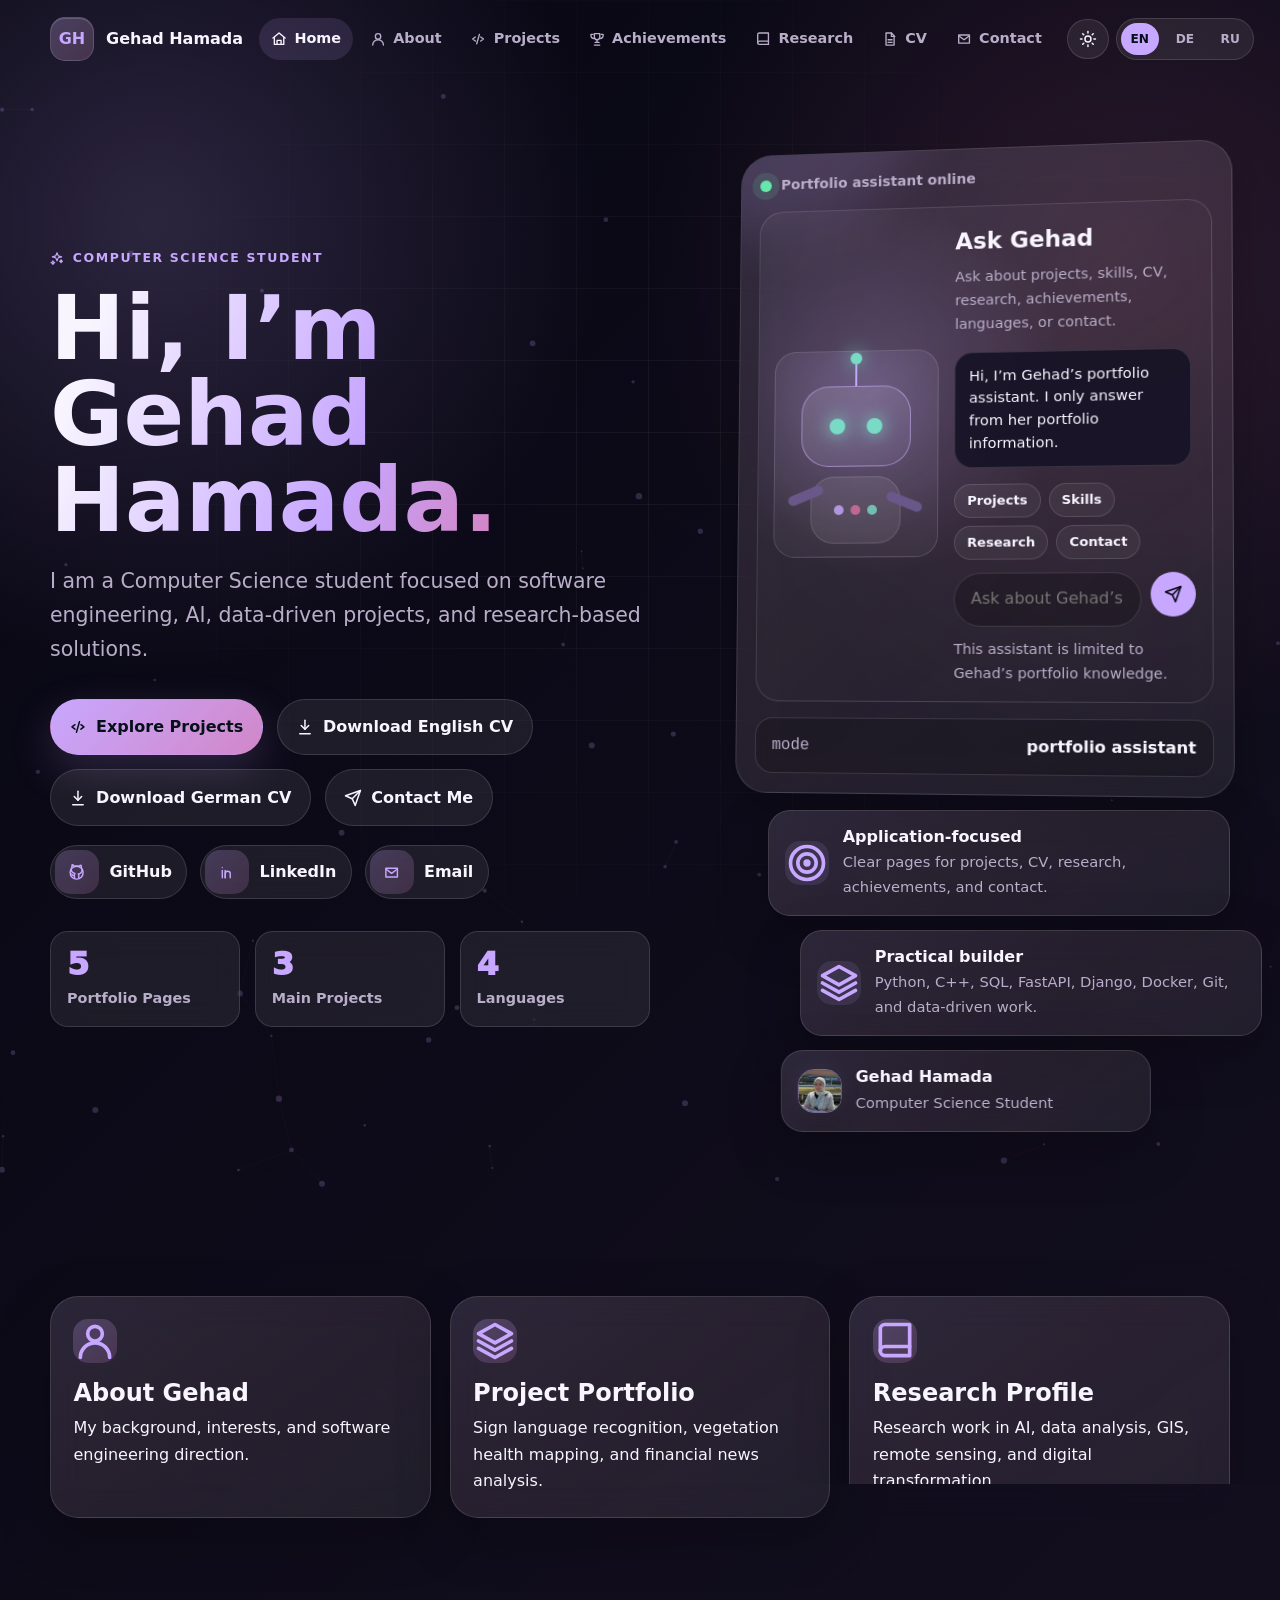
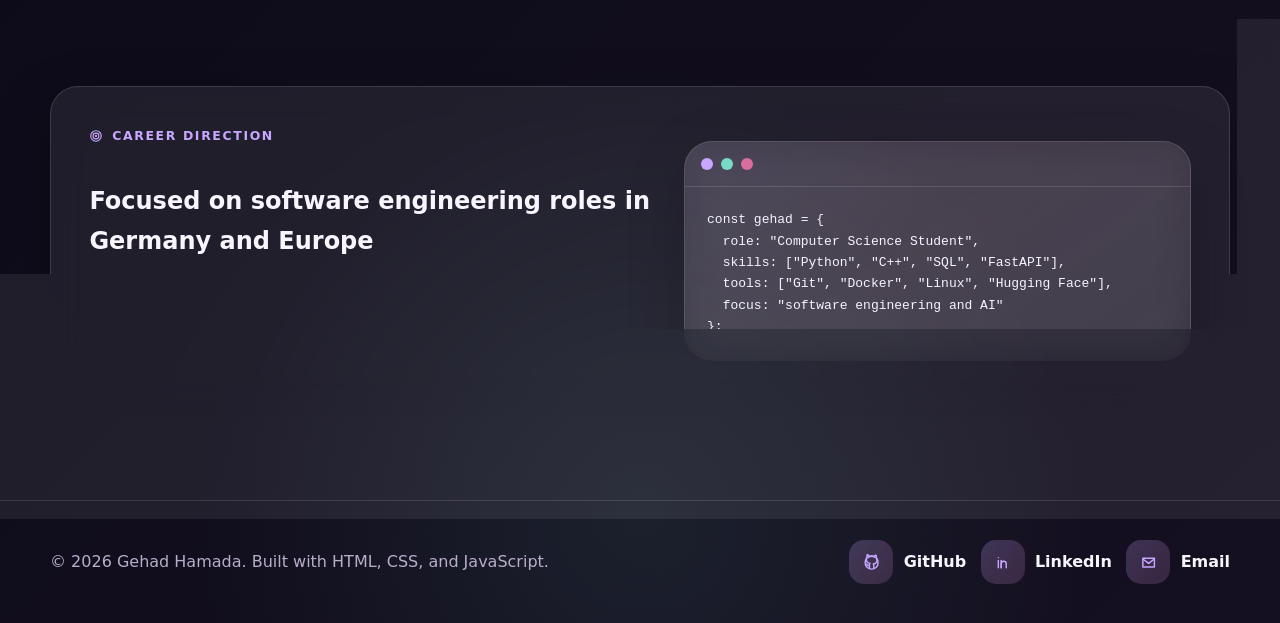
<file: index.html>
<!DOCTYPE html>
<html lang="en">
  <head>
    <meta charset="UTF-8" />
    <meta name="viewport" content="width=device-width, initial-scale=1.0" />
    <meta
      name="description"
      content="Gehad Hamada - Computer Science student portfolio focused on software engineering, AI, data, and research projects."
    />
    <title>Gehad Hamada | Portfolio</title>
    <link rel="stylesheet" href="style.css" />
  </head>

  <body data-theme="dark" data-page="home">
    <div class="preloader" id="preloader">
      <span class="icon preloader__icon" data-icon="sparkles" aria-hidden="true"></span>
      <p data-i18n="loading">Loading portfolio...</p>
    </div>

    <div class="scroll-progress" id="scrollProgress" aria-hidden="true"></div>

    <header class="site-header" id="siteHeader">
      <nav class="navbar" aria-label="Primary navigation">
        <a class="brand" href="index.html" aria-label="Gehad Hamada home">
          <span class="brand__logo">GH</span>
          <span class="brand__name">Gehad Hamada</span>
        </a>

        <button class="nav-toggle pressable" id="navToggle" type="button" aria-label="Open menu" aria-expanded="false">
          <span></span>
          <span></span>
          <span></span>
        </button>

        <div class="nav-panel" id="navPanel">
          <a class="nav-link" href="index.html" data-nav="home">
            <span class="icon" data-icon="home" aria-hidden="true"></span>
            <span data-i18n="navHome">Home</span>
          </a>

          <a class="nav-link" href="about.html" data-nav="about">
            <span class="icon" data-icon="user" aria-hidden="true"></span>
            <span data-i18n="navAbout">About</span>
          </a>

          <a class="nav-link" href="projects.html" data-nav="projects">
            <span class="icon" data-icon="code" aria-hidden="true"></span>
            <span data-i18n="navProjects">Projects</span>
          </a>

          <a class="nav-link" href="achievements.html" data-nav="achievements">
            <span class="icon" data-icon="trophy" aria-hidden="true"></span>
            <span data-i18n="navAchievements">Achievements</span>
          </a>

          <a class="nav-link" href="research.html" data-nav="research">
            <span class="icon" data-icon="book" aria-hidden="true"></span>
            <span data-i18n="navResearch">Research</span>
          </a>

          <a class="nav-link" href="cv.html" data-nav="cv">
            <span class="icon" data-icon="file" aria-hidden="true"></span>
            <span data-i18n="navCv">CV</span>
          </a>

          <a class="nav-link" href="contact.html" data-nav="contact">
            <span class="icon" data-icon="mail" aria-hidden="true"></span>
            <span data-i18n="navContact">Contact</span>
          </a>

          <div class="nav-tools">
            <button class="tool-btn pressable" id="themeToggle" type="button" aria-label="Toggle theme">
              <span class="icon" data-icon="moon" aria-hidden="true"></span>
            </button>

            <div class="language-switcher" aria-label="Language selector">
              <button class="lang-btn pressable is-active" type="button" data-lang="en">EN</button>
              <button class="lang-btn pressable" type="button" data-lang="de">DE</button>
              <button class="lang-btn pressable" type="button" data-lang="ru">RU</button>
            </div>
          </div>
        </div>
      </nav>
    </header>

    <main>
      <section class="hero page-shell">
        <canvas class="hero-canvas" id="heroCanvas" aria-hidden="true"></canvas>

        <div class="container hero-grid">
          <div class="hero-copy">
            <p class="eyebrow reveal-on-load">
              <span class="icon" data-icon="sparkles" aria-hidden="true"></span>
              <span data-i18n="homeEyebrow">Computer Science Student</span>
            </p>

            <h1 class="hero-title reveal-on-load" data-i18n="homeTitle">Hi, I’m Gehad Hamada.</h1>

            <p class="hero-lead reveal-on-load" data-i18n="homeLead">
              I am a Computer Science student focused on software engineering, AI, data-driven projects,
              and research-based solutions.
            </p>

            <div class="hero-actions reveal-on-load">
              <a class="btn btn-primary pressable" href="projects.html">
                <span class="icon" data-icon="code" aria-hidden="true"></span>
                <span data-i18n="btnExploreProjects">Explore Projects</span>
              </a>

              <a class="btn btn-soft pressable" href="assets/cv/cv-EN.pdf" download>
                <span class="icon" data-icon="download" aria-hidden="true"></span>
                <span data-i18n="downloadEnglishCv">English CV</span>
              </a>

              <a class="btn btn-soft pressable" href="assets/cv/GEHAD_HAMADA_FlowCV_Resume_2026-05-06-2.pdf" download>
                <span class="icon" data-icon="download" aria-hidden="true"></span>
                <span data-i18n="downloadGermanCv">German CV</span>
              </a>

              <a class="btn btn-ghost pressable" href="contact.html">
                <span class="icon" data-icon="send" aria-hidden="true"></span>
                <span data-i18n="btnContact">Contact Me</span>
              </a>
            </div>

            <div class="hero-socials reveal-on-load" aria-label="Social links">
              <a class="app-link social-pill" href="https://github.com/Bssmmn" target="_blank" rel="noreferrer" aria-label="GitHub">
                <span class="app-icon"><span class="icon" data-icon="github" aria-hidden="true"></span></span>
                <span>GitHub</span>
              </a>

              <a class="app-link social-pill" href="https://www.linkedin.com/in/gehad-hamada-cs/" target="_blank" rel="noreferrer" aria-label="LinkedIn">
                <span class="app-icon"><span class="icon" data-icon="linkedin" aria-hidden="true"></span></span>
                <span>LinkedIn</span>
              </a>

              <a class="app-link social-pill" href="mailto:ghamada@hof-university.de" aria-label="Email">
                <span class="app-icon"><span class="icon" data-icon="mail" aria-hidden="true"></span></span>
                <span>Email</span>
              </a>
            </div>

            <div class="hero-stats reveal-on-load" aria-label="Portfolio highlights">
              <article>
                <span class="counter" data-count="6">0</span>
                <p data-i18n="statPages">Portfolio Pages</p>
              </article>

              <article>
                <span class="counter" data-count="3">0</span>
                <p data-i18n="statMainProjects">Main Projects</p>
              </article>

              <article>
                <span class="counter" data-count="4">0</span>
                <p data-i18n="statLanguages">Languages</p>
              </article>
            </div>
          </div>

          <div class="hero-showcase reveal-on-load" aria-label="Interactive developer showcase">
            <article class="robot-console" id="robotConsole" aria-label="Ask Gehad portfolio assistant">
              <div class="console-topline">
                <span class="pulse-dot" aria-hidden="true"></span>
                <span data-i18n="robotStatus">Portfolio assistant online</span>
              </div>

              <div class="robot-stage">
                <button class="robot-button pressable" id="robotButton" type="button" aria-label="Focus chat input">
                  <span class="robot" aria-hidden="true">
                    <span class="robot-antenna"></span>
                    <span class="robot-head">
                      <span class="robot-eye"></span>
                      <span class="robot-eye"></span>
                    </span>
                    <span class="robot-body">
                      <span></span>
                      <span></span>
                      <span></span>
                    </span>
                    <span class="robot-arm robot-arm-left"></span>
                    <span class="robot-arm robot-arm-right"></span>
                  </span>
                </button>

                <div class="assistant-panel">
                  <div class="assistant-heading">
                    <h2 data-i18n="assistantTitle">Ask Gehad</h2>
                    <p data-i18n="assistantIntro">Ask about projects, skills, CV, research, achievements, languages, or contact.</p>
                  </div>

                  <div class="chat-messages" id="chatMessages" aria-live="polite">
                    <div class="chat-message bot-message" data-i18n="assistantWelcome">
                      Hi, I’m Gehad’s portfolio assistant. I only answer from her portfolio information.
                    </div>
                  </div>

                  <div class="quick-prompts" aria-label="Suggested questions">
                    <button class="quick-prompt pressable" type="button" data-question-key="quickQuestionProjects" data-i18n="quickProjects">Projects</button>
                    <button class="quick-prompt pressable" type="button" data-question-key="quickQuestionSkills" data-i18n="quickSkills">Skills</button>
                    <button class="quick-prompt pressable" type="button" data-question-key="quickQuestionResearch" data-i18n="quickResearch">Research</button>
                    <button class="quick-prompt pressable" type="button" data-question-key="quickQuestionContact" data-i18n="quickContact">Contact</button>
                  </div>

                  <form class="chat-form" id="chatForm">
                    <label class="sr-only" for="chatInput" data-i18n="chatInputLabel">Ask a portfolio question</label>
                    <input
                      id="chatInput"
                      name="message"
                      type="text"
                      maxlength="500"
                      autocomplete="off"
                      placeholder="Ask about Gehad’s projects or skills..."
                      data-i18n-placeholder="chatPlaceholder"
                    />
                    <button class="chat-submit pressable" type="submit" aria-label="Send chat message">
                      <span class="icon" data-icon="send" aria-hidden="true"></span>
                    </button>
                  </form>

                  <p class="assistant-note" data-i18n="assistantNote">This assistant is limited to Gehad’s portfolio knowledge.</p>
                </div>
              </div>

              <div class="console-code">
                <span>mode</span>
                <strong data-i18n="robotCode">portfolio assistant</strong>
              </div>
            </article>

            <div class="showcase-stack">
              <article class="signal-card">
                <span class="icon" data-icon="target" aria-hidden="true"></span>
                <div>
                  <strong data-i18n="signalOneTitle">Application-focused</strong>
                  <p data-i18n="signalOneText">Clear pages for projects, CV, research, achievements, and contact.</p>
                </div>
              </article>

              <article class="signal-card">
                <span class="icon" data-icon="layers" aria-hidden="true"></span>
                <div>
                  <strong data-i18n="signalTwoTitle">Practical builder</strong>
                  <p data-i18n="signalTwoText">Python, C++, SQL, FastAPI, Django, Docker, Git, and data-driven work.</p>
                </div>
              </article>

              <article class="profile-mini-card">
                <img src="assets/images/gehad-profile.jpg" alt="Gehad Hamada" />
                <div>
                  <strong>Gehad Hamada</strong>
                  <p data-i18n="profileMiniText">Computer Science Student</p>
                </div>
              </article>
            </div>
          </div>
        </div>
      </section>

      <section class="section reveal">
        <div class="container feature-strip">
          <a class="feature-card" href="about.html">
            <span class="icon" data-icon="user" aria-hidden="true"></span>
            <h2 data-i18n="homeAboutCard">About Gehad</h2>
            <p data-i18n="homeAboutText">My background, interests, and software engineering direction.</p>
          </a>

          <a class="feature-card" href="projects.html">
            <span class="icon" data-icon="layers" aria-hidden="true"></span>
            <h2 data-i18n="homeProjectsCard">Project Portfolio</h2>
            <p data-i18n="homeProjectsText">Sign language recognition, vegetation health mapping, and financial news analysis.</p>
          </a>

          <a class="feature-card" href="research.html">
            <span class="icon" data-icon="book" aria-hidden="true"></span>
            <h2 data-i18n="homeResearchCard">Research Profile</h2>
            <p data-i18n="homeResearchText">Research work in AI, data analysis, GIS, remote sensing, and digital transformation.</p>
          </a>
        </div>
      </section>

      <section class="section reveal">
        <div class="container split-panel">
          <div>
            <p class="eyebrow">
              <span class="icon" data-icon="target" aria-hidden="true"></span>
              <span data-i18n="homeDirectionEyebrow">Career Direction</span>
            </p>

            <h2 data-i18n="homeDirectionTitle">Focused on software engineering roles in Germany and Europe</h2>

            <p data-i18n="homeDirectionText">
              This portfolio presents my real CV, projects, achievements, and research background in a clean structure
              for internships, working student roles, and junior software engineering opportunities.
            </p>
          </div>

          <div class="mini-terminal" aria-label="Animated code preview">
            <div class="terminal-dots" aria-hidden="true"><span></span><span></span><span></span></div>
            <pre><code>const gehad = {
  role: "Computer Science Student",
  skills: ["Python", "C++", "SQL", "FastAPI"],
  tools: ["Git", "Docker", "Linux", "Hugging Face"],
  focus: "software engineering and AI"
};</code></pre>
          </div>
        </div>
      </section>
    </main>

    <footer class="footer">
      <div class="container footer-grid">
        <p data-i18n="footerText">© 2026 Gehad Hamada. Built with HTML, CSS, and JavaScript.</p>

        <div class="footer-links">
          <a class="app-link" href="https://github.com/Bssmmn" target="_blank" rel="noreferrer">
            <span class="app-icon"><span class="icon" data-icon="github" aria-hidden="true"></span></span>
            GitHub
          </a>

          <a class="app-link" href="https://www.linkedin.com/in/gehad-hamada-cs/" target="_blank" rel="noreferrer">
            <span class="app-icon"><span class="icon" data-icon="linkedin" aria-hidden="true"></span></span>
            LinkedIn
          </a>

          <a class="app-link" href="mailto:ghamada@hof-university.de">
            <span class="app-icon"><span class="icon" data-icon="mail" aria-hidden="true"></span></span>
            Email
          </a>
        </div>
      </div>
    </footer>

    <button class="back-to-top pressable" id="backToTop" type="button" aria-label="Back to top">
      <span class="icon" data-icon="arrowUp" aria-hidden="true"></span>
    </button>

    <script src="script.js"></script>
  </body>
</html>
</file>
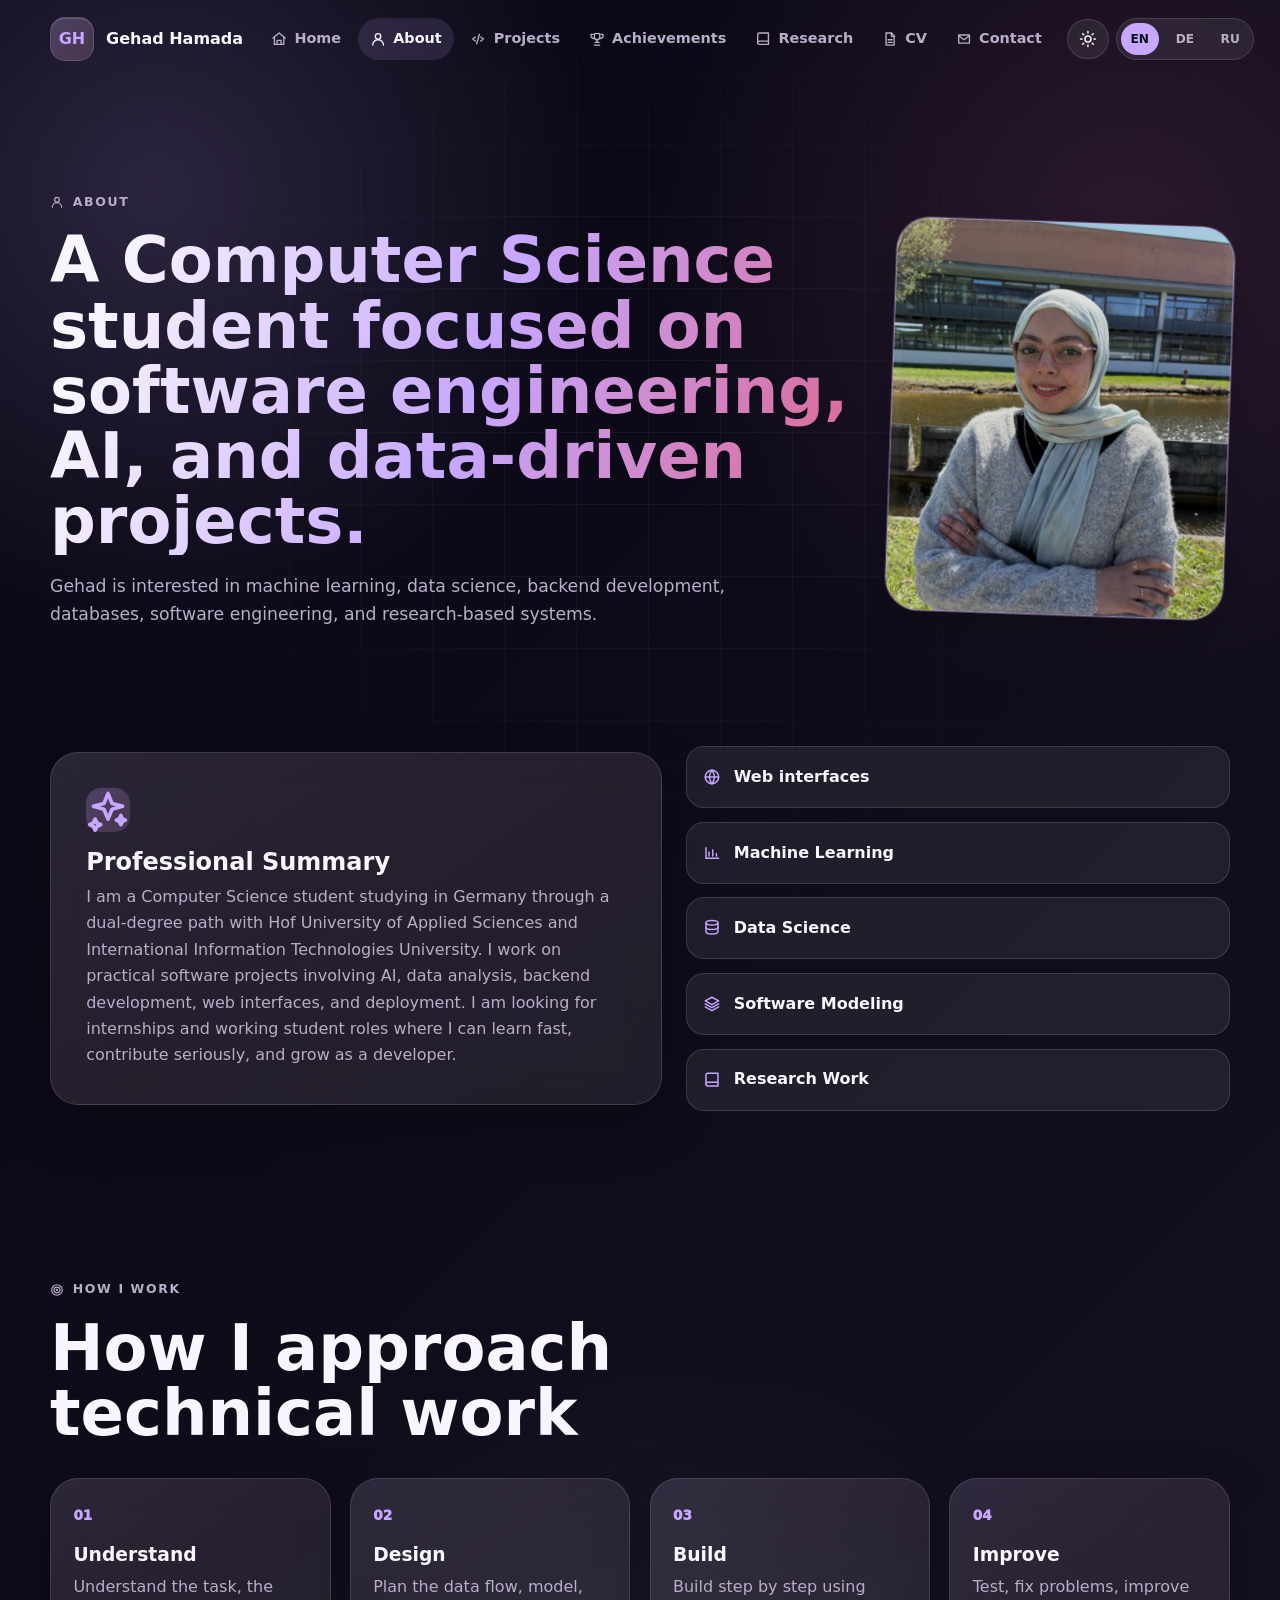
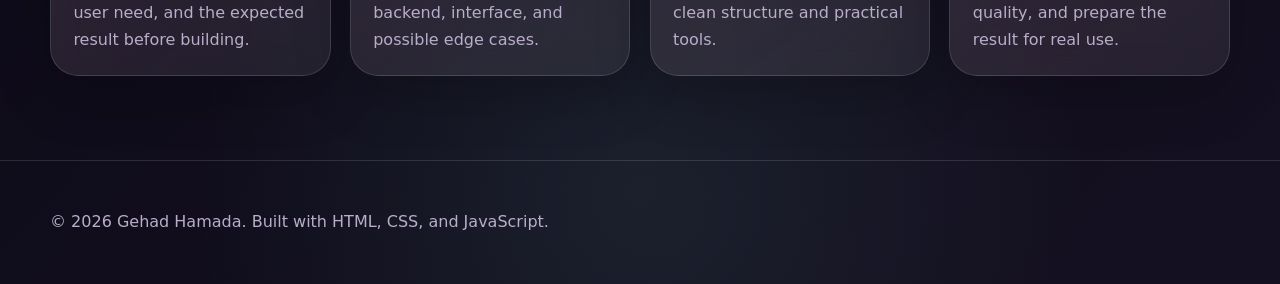
<file: about.html>
<!DOCTYPE html>
<html lang="en">
  <head>
    <meta charset="UTF-8" />
    <meta name="viewport" content="width=device-width, initial-scale=1.0" />
    <meta name="description" content="About Gehad Hamada, Software Engineering student." />
    <title>About | Gehad Hamada</title>
    <link rel="stylesheet" href="style.css" />
  </head>

  <body data-theme="dark" data-page="about">
    <div class="scroll-progress" id="scrollProgress" aria-hidden="true"></div>

    <header class="site-header" id="siteHeader">
      <nav class="navbar" aria-label="Primary navigation">
        <a class="brand" href="index.html">
          <span class="brand__logo">GH</span>
          <span class="brand__name">Gehad Hamada</span>
        </a>

        <button class="nav-toggle pressable" id="navToggle" type="button" aria-label="Open menu" aria-expanded="false">
          <span></span><span></span><span></span>
        </button>

        <div class="nav-panel" id="navPanel">
          <a class="nav-link" href="index.html" data-nav="home">
            <span class="icon" data-icon="home"></span><span data-i18n="navHome">Home</span>
          </a>
          <a class="nav-link" href="about.html" data-nav="about">
            <span class="icon" data-icon="user"></span><span data-i18n="navAbout">About</span>
          </a>
          <a class="nav-link" href="projects.html" data-nav="projects">
            <span class="icon" data-icon="code"></span><span data-i18n="navProjects">Projects</span>
          </a>
          <a class="nav-link" href="achievements.html" data-nav="achievements">
            <span class="icon" data-icon="trophy"></span><span data-i18n="navAchievements">Achievements</span>
          </a>
          <a class="nav-link" href="research.html" data-nav="research">
            <span class="icon" data-icon="book"></span><span data-i18n="navResearch">Research</span>
          </a>
          <a class="nav-link" href="cv.html" data-nav="cv">
            <span class="icon" data-icon="file"></span><span data-i18n="navCv">CV</span>
          </a>
          <a class="nav-link" href="contact.html" data-nav="contact">
            <span class="icon" data-icon="mail"></span><span data-i18n="navContact">Contact</span>
          </a>

          <div class="nav-tools">
            <button class="tool-btn pressable" id="themeToggle" type="button" aria-label="Toggle theme">
              <span class="icon" data-icon="moon"></span>
            </button>

            <div class="language-switcher">
              <button class="lang-btn pressable is-active" type="button" data-lang="en">EN</button>
              <button class="lang-btn pressable" type="button" data-lang="de">DE</button>
              <button class="lang-btn pressable" type="button" data-lang="ru">RU</button>
            </div>
          </div>
        </div>
      </nav>
    </header>

    <main class="page-shell">
      <section class="page-hero compact reveal-on-load">
        <div class="container page-hero-grid">
          <div>
            <p class="eyebrow">
              <span class="icon" data-icon="user"></span>
              <span data-i18n="aboutEyebrow">About</span>
            </p>

            <h1 data-i18n="aboutTitleReal">A software engineering student who likes turning ideas into useful interfaces.</h1>

            <p data-i18n="aboutLeadReal">
              Gehad is interested in machine learning, data science, databases, software modeling,
              educational tools, and research-based systems.
            </p>
          </div>

          <div class="page-photo-card">
            <img src="assets/images/gehad-profile.jpg" alt="Gehad Hamada" />
          </div>
        </div>
      </section>

      <section class="section reveal">
        <div class="container story-grid">
          <article class="glass-card large-card">
            <span class="icon card-icon" data-icon="sparkles"></span>

            <h2 data-i18n="aboutStoryTitle">Professional Summary</h2>

            <p data-i18n="aboutStoryTextReal">
              I am a 6th-semester Computer Science student in Germany, interested in software engineering,
              machine learning, data science, databases, and research-based projects. I enjoy working on
              practical solutions, analyzing data, building clean systems, and improving my technical skills
              through real projects. I am looking for an internship where I can learn fast, contribute seriously,
              and grow as a developer.
            </p>
          </article>

          <aside class="focus-list">
            <article><span class="icon" data-icon="globe"></span><strong data-i18n="focusWeb">Web interfaces</strong></article>
            <article><span class="icon" data-icon="chart"></span><strong data-i18n="focusMl">Machine Learning</strong></article>
            <article><span class="icon" data-icon="database"></span><strong data-i18n="focusDataScience">Data Science</strong></article>
            <article><span class="icon" data-icon="layers"></span><strong data-i18n="focusModeling">Software Modeling</strong></article>
            <article><span class="icon" data-icon="book"></span><strong data-i18n="focusResearchWork">Research Work</strong></article>
          </aside>
        </div>
      </section>

      <section class="section reveal">
        <div class="container">
          <div class="section-heading">
            <p class="eyebrow">
              <span class="icon" data-icon="target"></span>
              <span data-i18n="processEyebrow">How I Work</span>
            </p>
            <h2 data-i18n="processTitleReal">A simple process for building better software</h2>
          </div>

          <div class="process-grid">
            <article class="process-card">
              <span>01</span>
              <h3 data-i18n="processOneTitle">Understand</h3>
              <p data-i18n="processOneTextReal">Clarify the goal, users, constraints, and expected result.</p>
            </article>

            <article class="process-card">
              <span>02</span>
              <h3 data-i18n="processTwoTitle">Design</h3>
              <p data-i18n="processTwoTextReal">Plan the structure, data flow, interface, and possible edge cases.</p>
            </article>

            <article class="process-card">
              <span>03</span>
              <h3 data-i18n="processThreeTitle">Build</h3>
              <p data-i18n="processThreeTextReal">Implement the solution step by step with clean and readable code.</p>
            </article>

            <article class="process-card">
              <span>04</span>
              <h3 data-i18n="processFourTitle">Improve</h3>
              <p data-i18n="processFourTextReal">Test, fix problems, and make the final result clearer and smoother.</p>
            </article>
          </div>
        </div>
      </section>
    </main>

    <footer class="footer">
      <div class="container footer-grid">
        <p data-i18n="footerText">© 2026 Gehad Hamada. Built with HTML, CSS, and JavaScript.</p>
      </div>
    </footer>

    <button class="back-to-top pressable" id="backToTop" type="button" aria-label="Back to top">
      <span class="icon" data-icon="arrowUp"></span>
    </button>

    <script src="script.js"></script>
  </body>
</html>
</file>
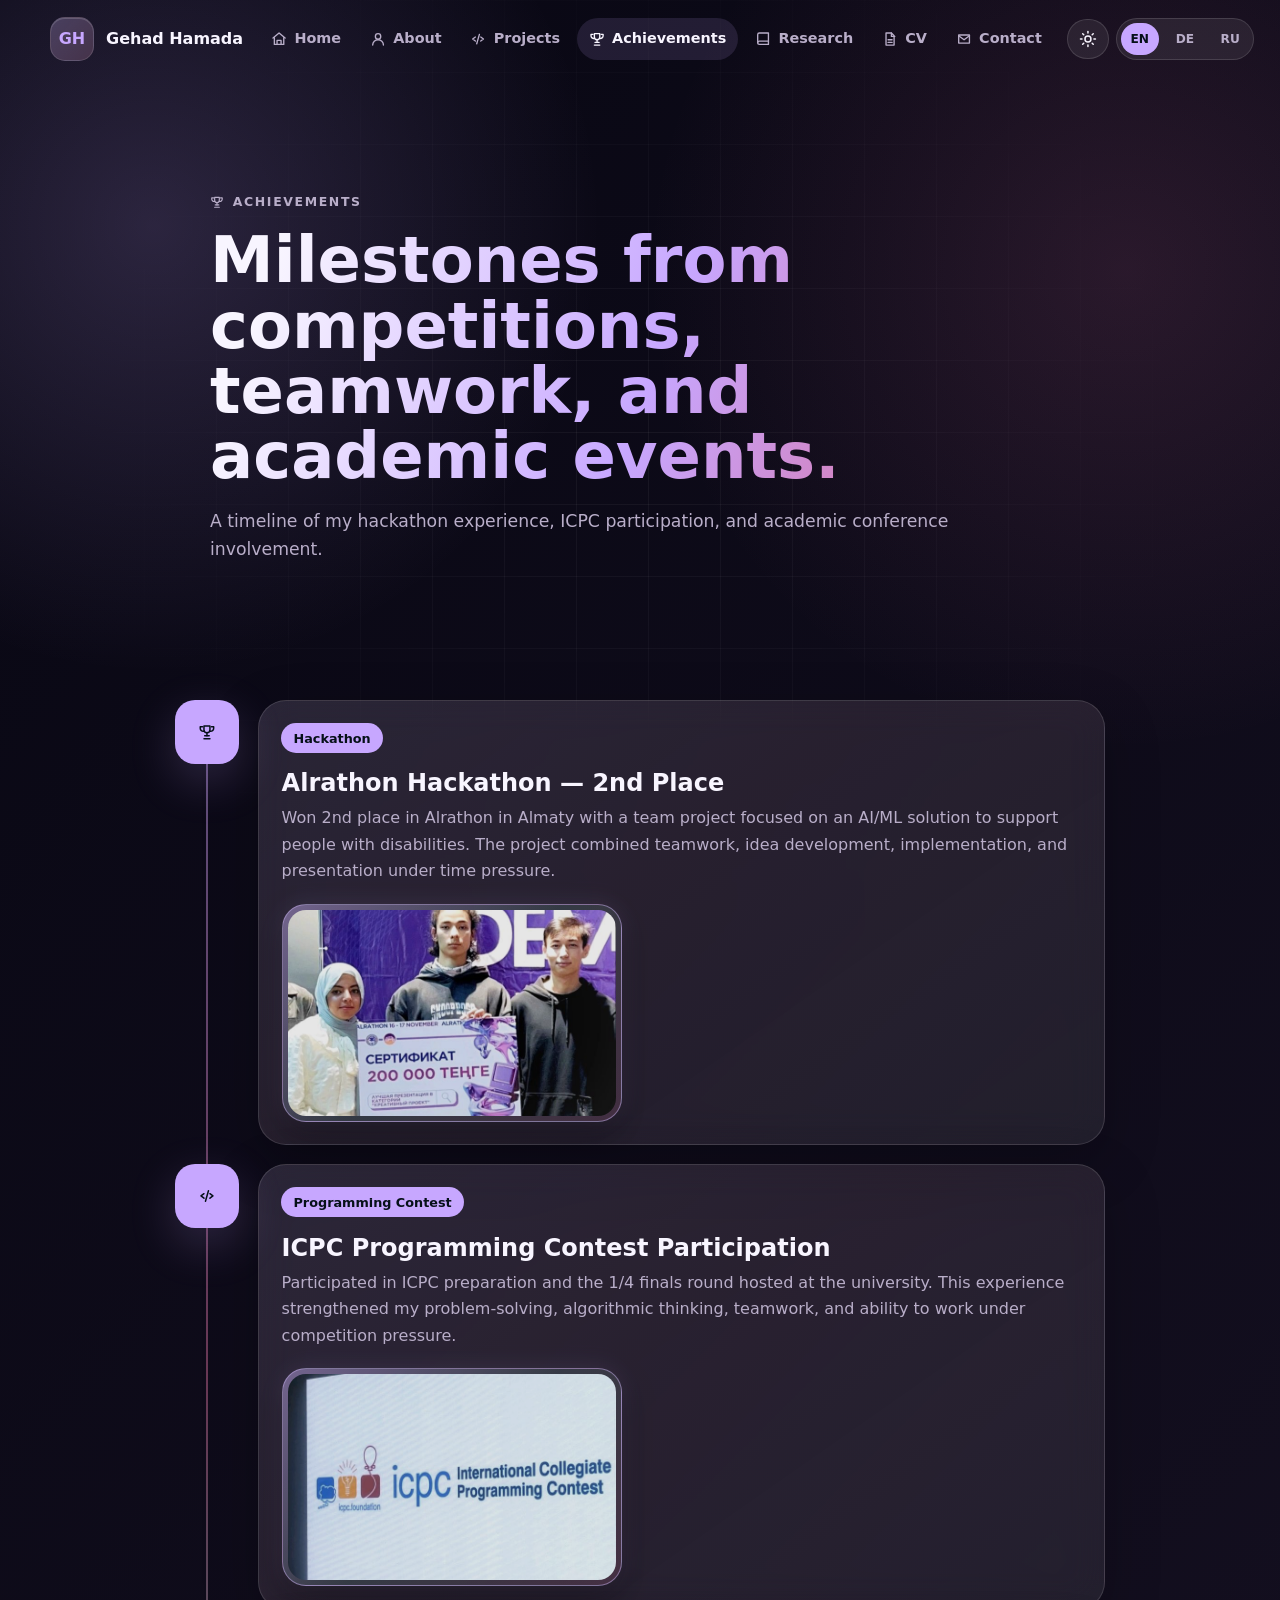
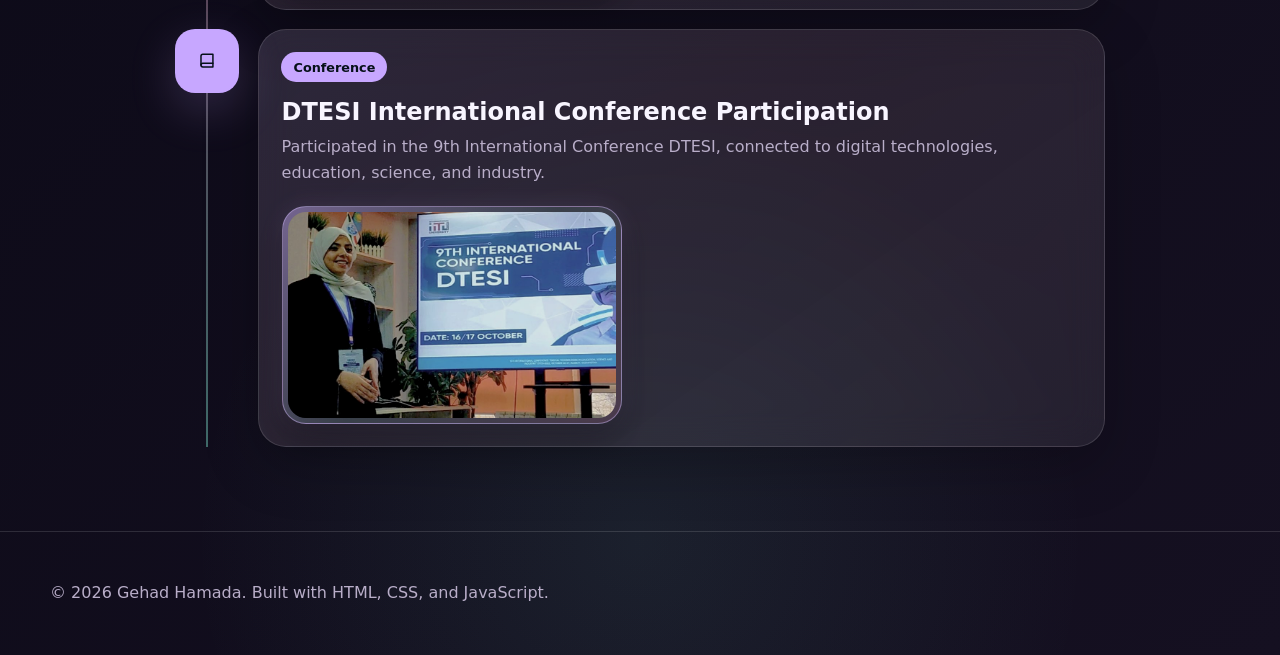
<file: achievements.html>
<!DOCTYPE html>
<html lang="en">
  <head>
    <meta charset="UTF-8" />
    <meta name="viewport" content="width=device-width, initial-scale=1.0" />
    <meta name="description" content="Achievements and milestones by Gehad Hamada." />
    <title>Achievements | Gehad Hamada</title>
    <link rel="stylesheet" href="style.css" />
  </head>

  <body data-theme="dark" data-page="achievements">
    <div class="scroll-progress" id="scrollProgress" aria-hidden="true"></div>

    <header class="site-header" id="siteHeader">
      <nav class="navbar" aria-label="Primary navigation">
        <a class="brand" href="index.html">
          <span class="brand__logo">GH</span>
          <span class="brand__name">Gehad Hamada</span>
        </a>

        <button class="nav-toggle pressable" id="navToggle" type="button" aria-label="Open menu" aria-expanded="false">
          <span></span><span></span><span></span>
        </button>

        <div class="nav-panel" id="navPanel">
          <a class="nav-link" href="index.html" data-nav="home"><span class="icon" data-icon="home"></span><span data-i18n="navHome">Home</span></a>
          <a class="nav-link" href="about.html" data-nav="about"><span class="icon" data-icon="user"></span><span data-i18n="navAbout">About</span></a>
          <a class="nav-link" href="projects.html" data-nav="projects"><span class="icon" data-icon="code"></span><span data-i18n="navProjects">Projects</span></a>
          <a class="nav-link" href="achievements.html" data-nav="achievements"><span class="icon" data-icon="trophy"></span><span data-i18n="navAchievements">Achievements</span></a>
          <a class="nav-link" href="research.html" data-nav="research"><span class="icon" data-icon="book"></span><span data-i18n="navResearch">Research</span></a>
          <a class="nav-link" href="cv.html" data-nav="cv"><span class="icon" data-icon="file"></span><span data-i18n="navCv">CV</span></a>
          <a class="nav-link" href="contact.html" data-nav="contact"><span class="icon" data-icon="mail"></span><span data-i18n="navContact">Contact</span></a>

          <div class="nav-tools">
            <button class="tool-btn pressable" id="themeToggle" type="button" aria-label="Toggle theme">
              <span class="icon" data-icon="moon"></span>
            </button>

            <div class="language-switcher">
              <button class="lang-btn pressable is-active" type="button" data-lang="en">EN</button>
              <button class="lang-btn pressable" type="button" data-lang="de">DE</button>
              <button class="lang-btn pressable" type="button" data-lang="ru">RU</button>
            </div>
          </div>
        </div>
      </nav>
    </header>

    <main class="page-shell">
      <section class="page-hero reveal-on-load">
        <div class="container narrow">
          <p class="eyebrow">
            <span class="icon" data-icon="trophy"></span>
            <span data-i18n="achievementsEyebrow">Achievements</span>
          </p>

          <h1 data-i18n="achievementsTitleReal">Milestones from competitions, teamwork, and academic events.</h1>

          <p data-i18n="achievementsLeadReal">
            A timeline of my hackathon experience, ICPC participation, and academic conference involvement.
          </p>
        </div>
      </section>

      <section class="section reveal">
        <div class="container timeline">
          <article class="timeline-item">
            <div class="timeline-icon">
              <span class="icon" data-icon="trophy"></span>
            </div>

            <div class="timeline-card">
              <span class="badge" data-i18n="achievementHackathonBadgeReal">Hackathon</span>
              <h2 data-i18n="achievementHackathonTitleReal">Alrathon Hackathon — 2nd Place</h2>

              <p data-i18n="achievementHackathonTextReal">
                Won 2nd place in Alrathon in Almaty with a team project focused on an AI/ML solution
                to support people with disabilities. The project combined teamwork, idea development,
                implementation, and presentation under time pressure.
              </p>

              <div class="achievement-photo-grid">
                <img src="assets/images/hackathon.jpg" alt="Alrathon hackathon certificate photo" />
              </div>
            </div>
          </article>

          <article class="timeline-item">
            <div class="timeline-icon">
              <span class="icon" data-icon="code"></span>
            </div>

            <div class="timeline-card">
              <span class="badge" data-i18n="achievementIcpcBadge">Programming Contest</span>
              <h2 data-i18n="achievementIcpcTitle">ICPC Programming Contest Participation</h2>

              <p data-i18n="achievementIcpcText">
                Participated in the ICPC preparation and 1/4 finals round hosted at the university.
                This experience strengthened my problem-solving, algorithmic thinking, teamwork,
                and ability to work under competition pressure.
              </p>

              <div class="achievement-photo-grid">
                <img src="assets/images/icpc.jpg" alt="ICPC programming contest photo" />
              </div>
            </div>
          </article>

          <article class="timeline-item">
            <div class="timeline-icon">
              <span class="icon" data-icon="book"></span>
            </div>

            <div class="timeline-card">
              <span class="badge" data-i18n="achievementDtesiBadge">Conference</span>
              <h2 data-i18n="achievementDtesiTitle">DTESI International Conference Participation</h2>

              <p data-i18n="achievementDtesiText">
                Participated in the 9th International Conference DTESI, connected to digital technologies,
                education, science, and industry. This gave me more exposure to academic environments,
                research topics, and professional presentation settings.
              </p>

              <div class="achievement-photo-grid">
                <img src="assets/images/dtesi.jpg" alt="DTESI international conference photo" />
              </div>
            </div>
          </article>
        </div>
      </section>
    </main>

    <footer class="footer">
      <div class="container footer-grid">
        <p data-i18n="footerText">© 2026 Gehad Hamada. Built with HTML, CSS, and JavaScript.</p>
      </div>
    </footer>

    <button class="back-to-top pressable" id="backToTop" type="button" aria-label="Back to top">
      <span class="icon" data-icon="arrowUp"></span>
    </button>

    <script src="script.js"></script>
  </body>
</html>
</file>
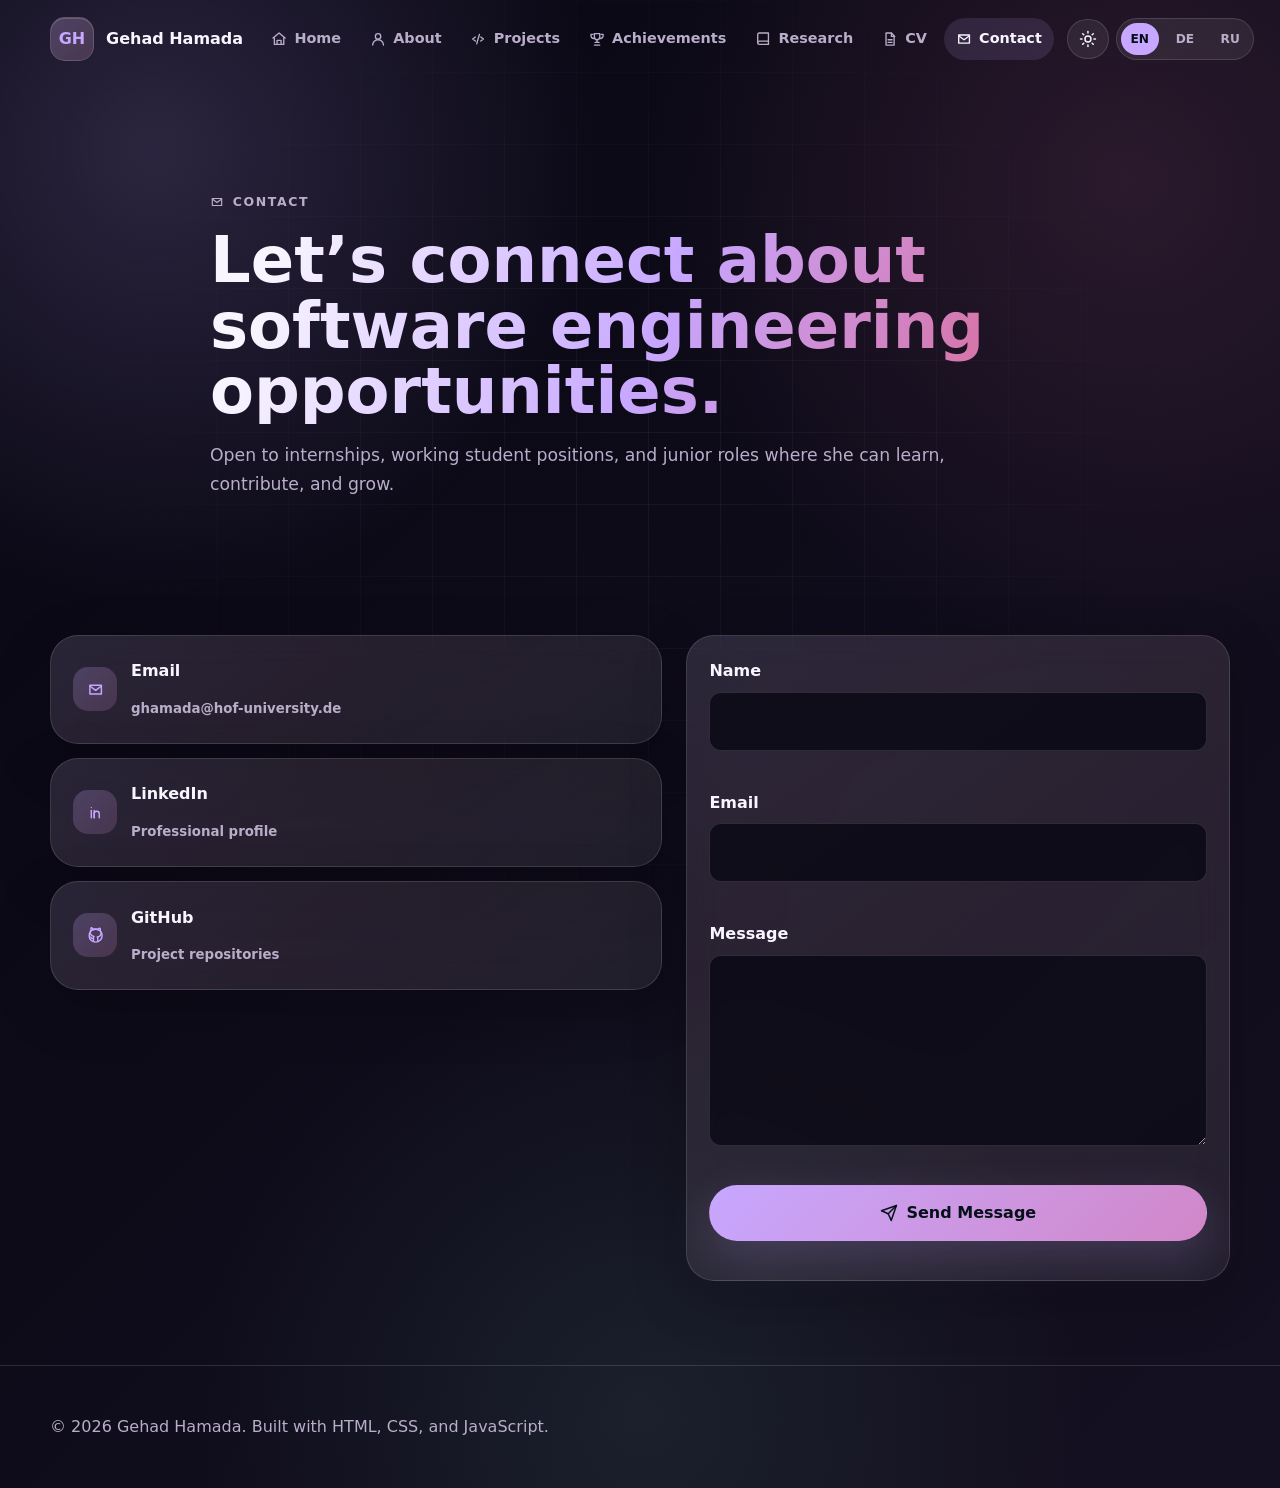
<file: contact.html>
<!DOCTYPE html>
<html lang="en">
  <head>
    <meta charset="UTF-8" />
    <meta name="viewport" content="width=device-width, initial-scale=1.0" />
    <meta name="description" content="Contact Gehad Hamada." />
    <title>Contact | Gehad Hamada</title>
    <link rel="stylesheet" href="style.css" />
  </head>

  <body data-theme="dark" data-page="contact">
    <div class="scroll-progress" id="scrollProgress" aria-hidden="true"></div>

    <header class="site-header" id="siteHeader">
      <nav class="navbar" aria-label="Primary navigation">
        <a class="brand" href="index.html">
          <span class="brand__logo">GH</span>
          <span class="brand__name">Gehad Hamada</span>
        </a>

        <button class="nav-toggle pressable" id="navToggle" type="button" aria-label="Open menu" aria-expanded="false">
          <span></span><span></span><span></span>
        </button>

        <div class="nav-panel" id="navPanel">
          <a class="nav-link" href="index.html" data-nav="home">
            <span class="icon" data-icon="home"></span>
            <span data-i18n="navHome">Home</span>
          </a>

          <a class="nav-link" href="about.html" data-nav="about">
            <span class="icon" data-icon="user"></span>
            <span data-i18n="navAbout">About</span>
          </a>

          <a class="nav-link" href="projects.html" data-nav="projects">
            <span class="icon" data-icon="code"></span>
            <span data-i18n="navProjects">Projects</span>
          </a>

          <a class="nav-link" href="achievements.html" data-nav="achievements">
            <span class="icon" data-icon="trophy"></span>
            <span data-i18n="navAchievements">Achievements</span>
          </a>

          <a class="nav-link" href="research.html" data-nav="research">
            <span class="icon" data-icon="book"></span>
            <span data-i18n="navResearch">Research</span>
          </a>

          <a class="nav-link" href="cv.html" data-nav="cv">
            <span class="icon" data-icon="file"></span>
            <span data-i18n="navCv">CV</span>
          </a>

          <a class="nav-link" href="contact.html" data-nav="contact">
            <span class="icon" data-icon="mail"></span>
            <span data-i18n="navContact">Contact</span>
          </a>

          <div class="nav-tools">
            <button class="tool-btn pressable" id="themeToggle" type="button" aria-label="Toggle theme">
              <span class="icon" data-icon="moon"></span>
            </button>

            <div class="language-switcher">
              <button class="lang-btn pressable is-active" type="button" data-lang="en">EN</button>
              <button class="lang-btn pressable" type="button" data-lang="de">DE</button>
              <button class="lang-btn pressable" type="button" data-lang="ru">RU</button>
            </div>
          </div>
        </div>
      </nav>
    </header>

    <main class="page-shell">
      <section class="page-hero reveal-on-load">
        <div class="container narrow">
          <p class="eyebrow">
            <span class="icon" data-icon="mail"></span>
            <span data-i18n="contactEyebrow">Contact</span>
          </p>

          <h1 data-i18n="contactTitle">Let’s connect about software engineering opportunities.</h1>

          <p data-i18n="contactLead">
            Open to internships, working student positions, and junior roles where I can learn, contribute, and grow.
          </p>
        </div>
      </section>

      <section class="section reveal">
        <div class="container contact-layout">
          <aside class="contact-cards">
            <a class="contact-card app-link" href="mailto:ghamada@hof-university.de">
              <span class="app-icon">
                <span class="icon" data-icon="mail"></span>
              </span>
              <strong>Email</strong>
              <small>ghamada@hof-university.de</small>
            </a>

            <a class="contact-card app-link" href="https://www.linkedin.com/in/gehad-hamada-cs/" target="_blank" rel="noreferrer">
              <span class="app-icon">
                <span class="icon" data-icon="linkedin"></span>
              </span>
              <strong>LinkedIn</strong>
              <small data-i18n="contactLinkedin">Professional profile</small>
            </a>

            <a class="contact-card app-link" href="https://github.com/Bssmmn" target="_blank" rel="noreferrer">
              <span class="app-icon">
                <span class="icon" data-icon="github"></span>
              </span>
              <strong>GitHub</strong>
              <small data-i18n="contactGithub">Project repositories</small>
            </a>
          </aside>

          <form
            class="contact-form"
            id="contactForm"
            novalidate
          >
            <div class="field">
              <label for="name" data-i18n="formName">Name</label>
              <input id="name" name="name" type="text" autocomplete="name" aria-describedby="nameError" required />
              <small id="nameError" data-error-for="name"></small>
            </div>

            <div class="field">
              <label for="email" data-i18n="formEmail">Email</label>
              <input id="email" name="email" type="email" autocomplete="email" aria-describedby="emailError" required />
              <small id="emailError" data-error-for="email"></small>
            </div>

            <div class="field">
              <label for="message" data-i18n="formMessage">Message</label>
              <textarea id="message" name="message" rows="6" aria-describedby="messageError" required></textarea>
              <small id="messageError" data-error-for="message"></small>
            </div>

            <button class="btn btn-primary pressable" type="submit">
              <span class="icon" data-icon="send"></span>
              <span data-i18n="formSend">Send Message</span>
            </button>

            <p class="form-success" id="formSuccess" role="status" aria-live="polite"></p>
          </form>
        </div>
      </section>
    </main>

    <footer class="footer">
      <div class="container footer-grid">
        <p data-i18n="footerText">© 2026 Gehad Hamada. Built with HTML, CSS, and JavaScript.</p>
      </div>
    </footer>

    <button class="back-to-top pressable" id="backToTop" type="button" aria-label="Back to top">
      <span class="icon" data-icon="arrowUp"></span>
    </button>

    <script src="script.js"></script>
  </body>
</html>
</file>
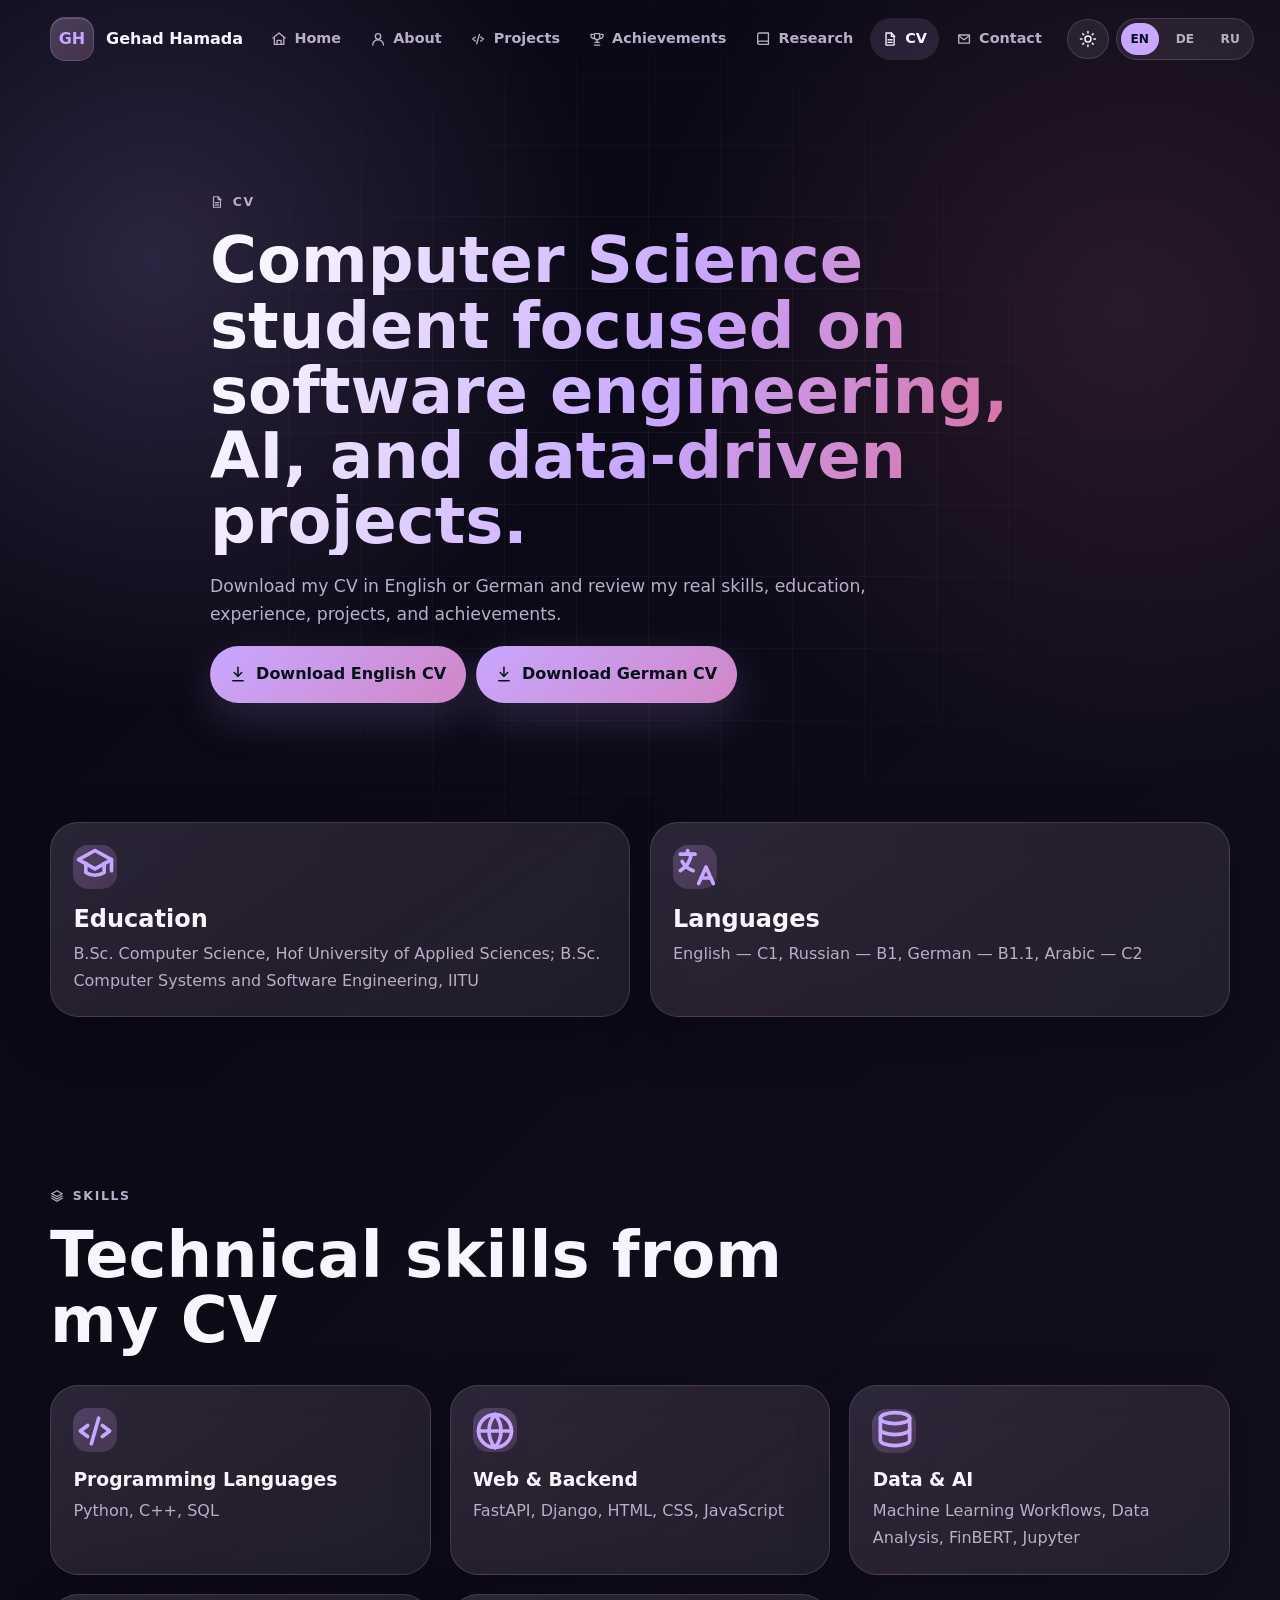
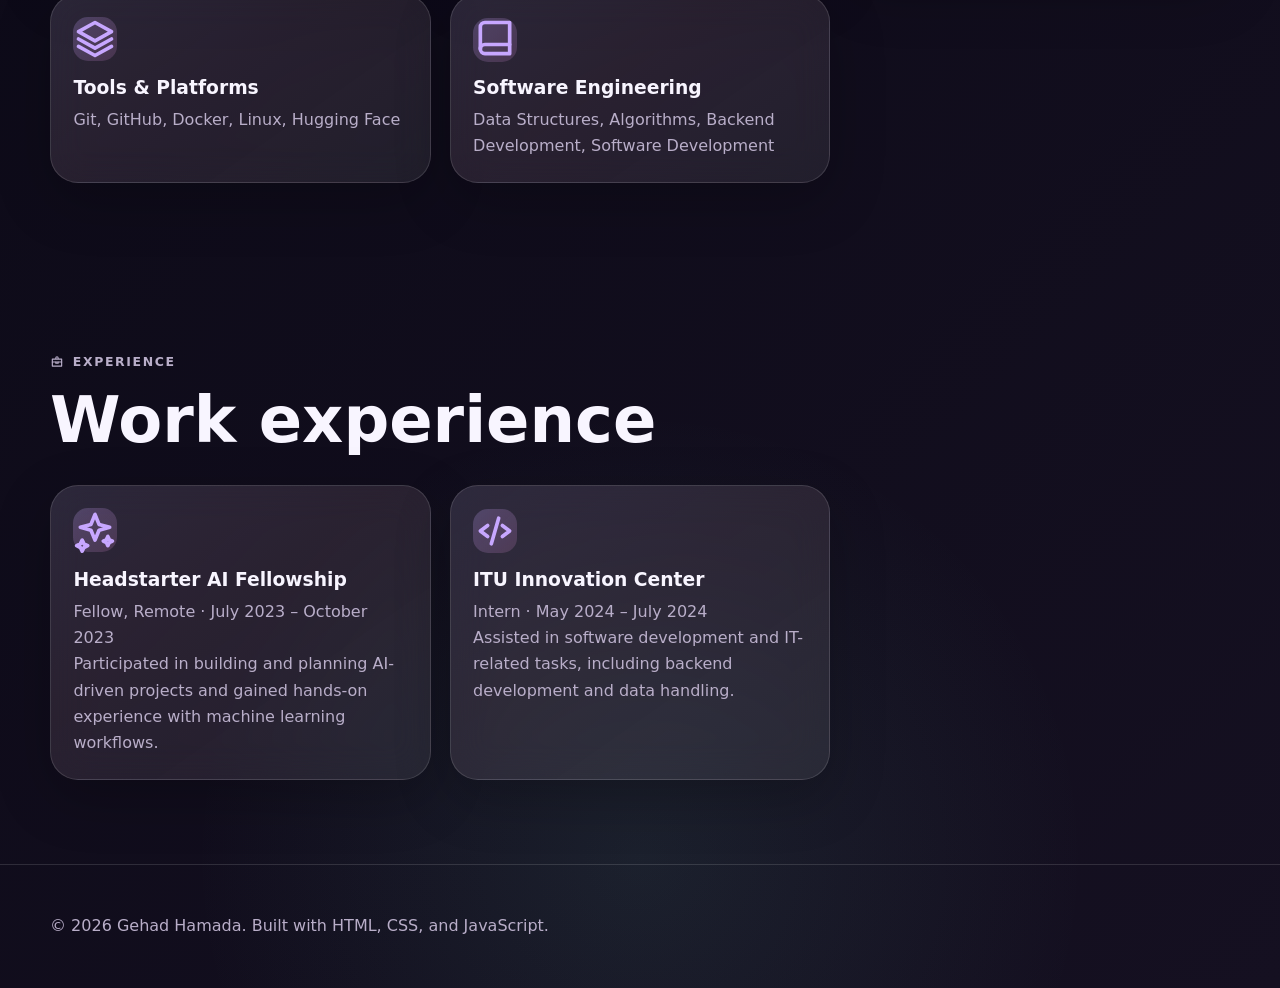
<file: cv.html>
<!DOCTYPE html>
<html lang="en">
  <head>
    <meta charset="UTF-8" />
    <meta name="viewport" content="width=device-width, initial-scale=1.0" />
    <meta name="description" content="CV and skills for Gehad Hamada." />
    <title>CV | Gehad Hamada</title>
    <link rel="stylesheet" href="style.css" />
  </head>

  <body data-theme="dark" data-page="cv">
    <div class="scroll-progress" id="scrollProgress" aria-hidden="true"></div>

    <header class="site-header" id="siteHeader">
      <nav class="navbar" aria-label="Primary navigation">
        <a class="brand" href="index.html"><span class="brand__logo">GH</span><span class="brand__name">Gehad Hamada</span></a>
        <button class="nav-toggle pressable" id="navToggle" type="button" aria-label="Open menu" aria-expanded="false"><span></span><span></span><span></span></button>

        <div class="nav-panel" id="navPanel">
          <a class="nav-link" href="index.html" data-nav="home"><span class="icon" data-icon="home"></span><span data-i18n="navHome">Home</span></a>
          <a class="nav-link" href="about.html" data-nav="about"><span class="icon" data-icon="user"></span><span data-i18n="navAbout">About</span></a>
          <a class="nav-link" href="projects.html" data-nav="projects"><span class="icon" data-icon="code"></span><span data-i18n="navProjects">Projects</span></a>
          <a class="nav-link" href="achievements.html" data-nav="achievements"><span class="icon" data-icon="trophy"></span><span data-i18n="navAchievements">Achievements</span></a>
          <a class="nav-link" href="research.html" data-nav="research"><span class="icon" data-icon="book"></span><span data-i18n="navResearch">Research</span></a>
          <a class="nav-link" href="cv.html" data-nav="cv"><span class="icon" data-icon="file"></span><span data-i18n="navCv">CV</span></a>
          <a class="nav-link" href="contact.html" data-nav="contact"><span class="icon" data-icon="mail"></span><span data-i18n="navContact">Contact</span></a>

          <div class="nav-tools">
            <button class="tool-btn pressable" id="themeToggle" type="button" aria-label="Toggle theme">
              <span class="icon" data-icon="moon"></span>
            </button>
            <div class="language-switcher">
              <button class="lang-btn pressable is-active" type="button" data-lang="en">EN</button>
              <button class="lang-btn pressable" type="button" data-lang="de">DE</button>
              <button class="lang-btn pressable" type="button" data-lang="ru">RU</button>
            </div>
          </div>
        </div>
      </nav>
    </header>

    <main class="page-shell">
      <section class="page-hero reveal-on-load">
        <div class="container narrow">
          <p class="eyebrow"><span class="icon" data-icon="file"></span><span data-i18n="cvEyebrow">CV</span></p>
          <h1 data-i18n="cvTitleReal">Computer Science student focused on software engineering, AI, and data-driven projects.</h1>
          <p data-i18n="cvLeadReal">
            Download my CV in English or German and review my real skills, education, experience, projects, and achievements.
          </p>

          <div class="card-actions">
            <a class="btn btn-primary pressable" href="assets/cv/cv-EN.pdf" download>
              <span class="icon" data-icon="download"></span>
              <span data-i18n="downloadEnglishCv">Download English CV</span>
            </a>

            <a class="btn btn-primary pressable" href="assets/cv/GEHAD_HAMADA_FlowCV_Resume_2026-05-06-2.pdf" download>
              <span class="icon" data-icon="download"></span>
              <span data-i18n="downloadGermanCv">Download German CV</span>
            </a>
          </div>
        </div>
      </section>

      <section class="section reveal">
        <div class="container cv-layout">
          <article class="glass-card">
            <span class="icon card-icon" data-icon="graduation"></span>
            <h2 data-i18n="education">Education</h2>
            <p data-i18n="educationValueReal">
              B.Sc. Computer Science, Hof University of Applied Sciences<br />
              B.Sc. Computer Systems and Software Engineering, IITU
            </p>
          </article>

          <article class="glass-card">
            <span class="icon card-icon" data-icon="languages"></span>
            <h2 data-i18n="languages">Languages</h2>
            <p data-i18n="languagesValueReal">English — C1, Russian — B1, German — B1.1, Arabic — C2</p>
          </article>
        </div>
      </section>

      <section class="section reveal">
        <div class="container">
          <div class="section-heading">
            <p class="eyebrow"><span class="icon" data-icon="layers"></span><span data-i18n="skillsEyebrow">Skills</span></p>
            <h2 data-i18n="skillsTitleReal">Technical skills from my CV</h2>
          </div>

          <div class="skills-grid">
            <article class="skill-card">
              <span class="icon" data-icon="code"></span>
              <h3 data-i18n="skillProgrammingLanguages">Programming Languages</h3>
              <p data-i18n="skillProgrammingLanguagesText">Python, C++, SQL</p>
            </article>

            <article class="skill-card">
              <span class="icon" data-icon="globe"></span>
              <h3 data-i18n="skillWebBackend">Web & Backend</h3>
              <p data-i18n="skillWebBackendText">FastAPI, Django, HTML, CSS, JavaScript</p>
            </article>

            <article class="skill-card">
              <span class="icon" data-icon="database"></span>
              <h3 data-i18n="skillDataAi">Data & AI</h3>
              <p data-i18n="skillDataAiText">Machine Learning Workflows, Data Analysis, FinBERT, Jupyter</p>
            </article>

            <article class="skill-card">
              <span class="icon" data-icon="layers"></span>
              <h3 data-i18n="skillToolsPlatforms">Tools & Platforms</h3>
              <p data-i18n="skillToolsPlatformsText">Git, GitHub, Docker, Linux, Hugging Face</p>
            </article>

            <article class="skill-card">
              <span class="icon" data-icon="book"></span>
              <h3 data-i18n="skillSoftwareEngineeringReal">Software Engineering</h3>
              <p data-i18n="skillSoftwareEngineeringText">Data Structures, Algorithms, Backend Development, Software Development</p>
            </article>
          </div>
        </div>
      </section>

      <section class="section reveal">
        <div class="container">
          <div class="section-heading">
            <p class="eyebrow"><span class="icon" data-icon="briefcase"></span><span data-i18n="experienceEyebrow">Experience</span></p>
            <h2 data-i18n="experienceTitle">Work experience</h2>
          </div>

          <div class="skills-grid">
            <article class="skill-card">
              <span class="icon" data-icon="sparkles"></span>
              <h3 data-i18n="headstarterTitle">Headstarter AI Fellowship</h3>
              <p data-i18n="headstarterMeta">Fellow, Remote · July 2023 – October 2023</p>
              <p data-i18n="headstarterText">Participated in building and planning AI-driven projects and gained hands-on experience with machine learning workflows.</p>
            </article>

            <article class="skill-card">
              <span class="icon" data-icon="code"></span>
              <h3 data-i18n="ituTitle">ITU Innovation Center</h3>
              <p data-i18n="ituMeta">Intern · May 2024 – July 2024</p>
              <p data-i18n="ituText">Assisted in software development and IT-related tasks, including backend development and data handling.</p>
            </article>
          </div>
        </div>
      </section>
    </main>

    <footer class="footer">
      <div class="container footer-grid">
        <p data-i18n="footerText">© 2026 Gehad Hamada. Built with HTML, CSS, and JavaScript.</p>
      </div>
    </footer>

    <button class="back-to-top pressable" id="backToTop" type="button" aria-label="Back to top">
      <span class="icon" data-icon="arrowUp"></span>
    </button>

    <script src="script.js"></script>
  </body>
</html>
</file>
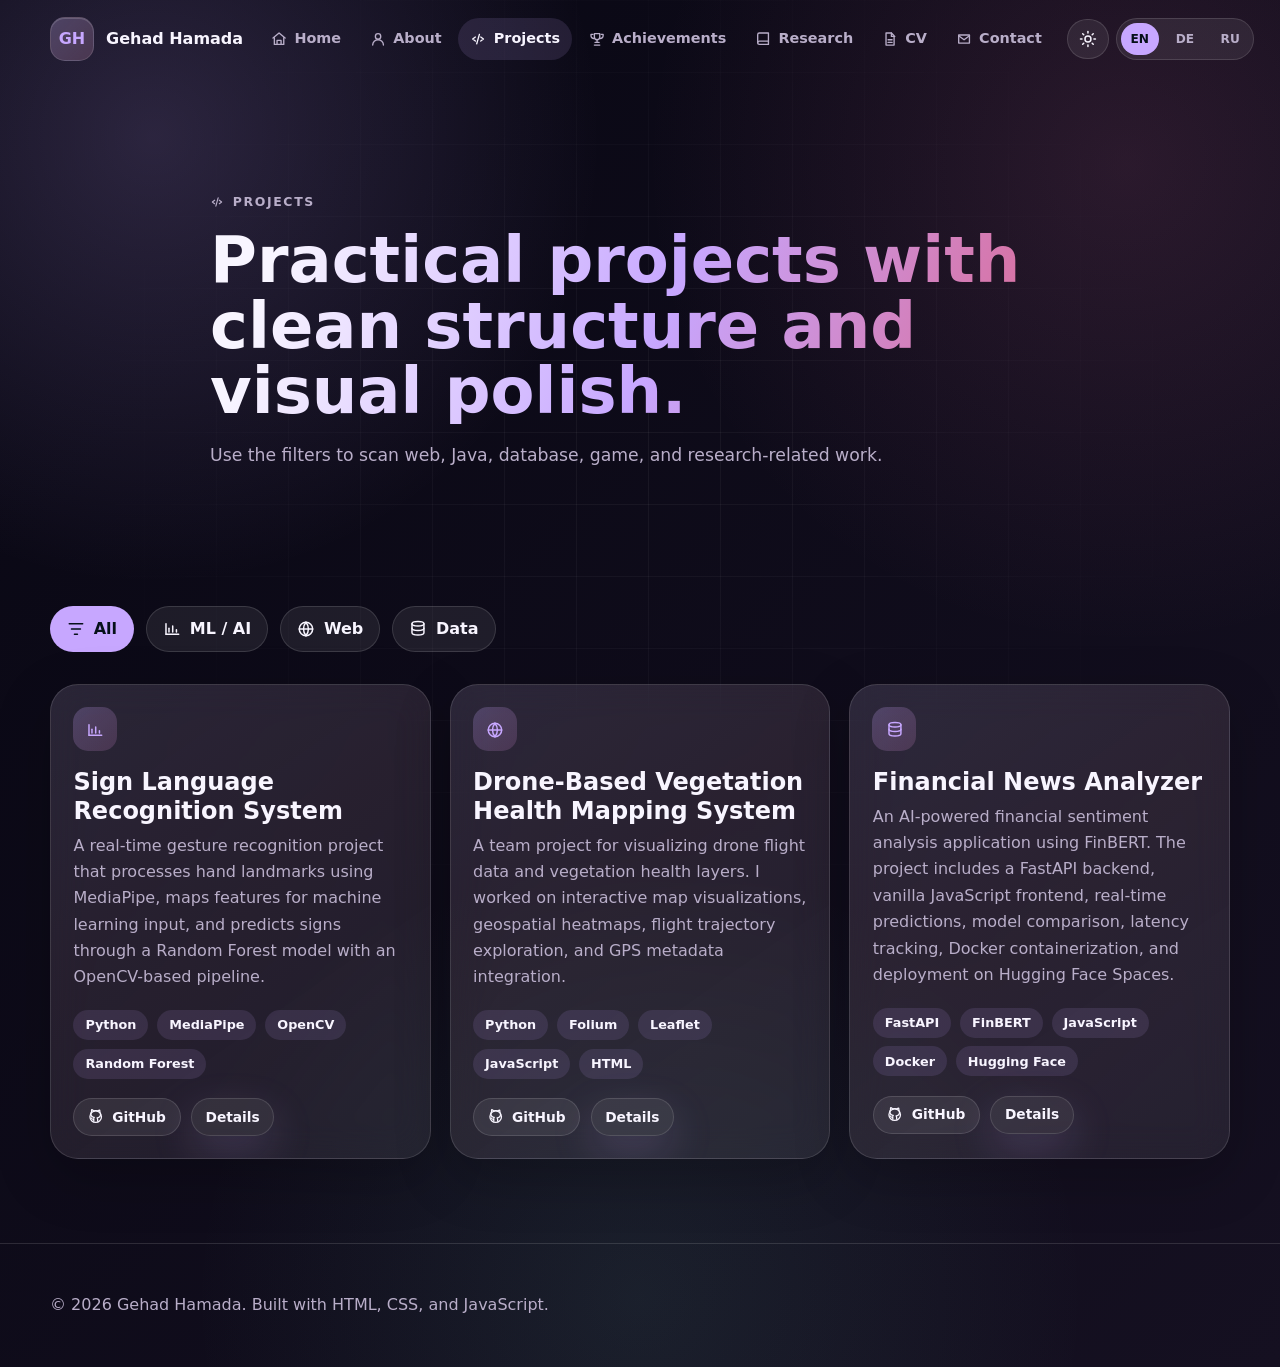
<file: projects.html>
<!DOCTYPE html>
<html lang="en">
  <head>
    <meta charset="UTF-8" />
    <meta name="viewport" content="width=device-width, initial-scale=1.0" />
    <meta name="description" content="Projects by Gehad Hamada." />
    <title>Projects | Gehad Hamada</title>
    <link rel="stylesheet" href="style.css" />
  </head>

  <body data-theme="dark" data-page="projects">
    <div class="scroll-progress" id="scrollProgress" aria-hidden="true"></div>

    <header class="site-header" id="siteHeader">
      <nav class="navbar" aria-label="Primary navigation">
        <a class="brand" href="index.html">
          <span class="brand__logo">GH</span>
          <span class="brand__name">Gehad Hamada</span>
        </a>

        <button class="nav-toggle pressable" id="navToggle" type="button" aria-label="Open menu" aria-expanded="false">
          <span></span><span></span><span></span>
        </button>

        <div class="nav-panel" id="navPanel">
          <a class="nav-link" href="index.html" data-nav="home"><span class="icon" data-icon="home"></span><span data-i18n="navHome">Home</span></a>
          <a class="nav-link" href="about.html" data-nav="about"><span class="icon" data-icon="user"></span><span data-i18n="navAbout">About</span></a>
          <a class="nav-link" href="projects.html" data-nav="projects"><span class="icon" data-icon="code"></span><span data-i18n="navProjects">Projects</span></a>
          <a class="nav-link" href="achievements.html" data-nav="achievements"><span class="icon" data-icon="trophy"></span><span data-i18n="navAchievements">Achievements</span></a>
          <a class="nav-link" href="research.html" data-nav="research"><span class="icon" data-icon="book"></span><span data-i18n="navResearch">Research</span></a>
          <a class="nav-link" href="cv.html" data-nav="cv"><span class="icon" data-icon="file"></span><span data-i18n="navCv">CV</span></a>
          <a class="nav-link" href="contact.html" data-nav="contact"><span class="icon" data-icon="mail"></span><span data-i18n="navContact">Contact</span></a>

          <div class="nav-tools">
            <button class="tool-btn pressable" id="themeToggle" type="button" aria-label="Toggle theme">
              <span class="icon" data-icon="moon"></span>
            </button>

            <div class="language-switcher">
              <button class="lang-btn pressable is-active" type="button" data-lang="en">EN</button>
              <button class="lang-btn pressable" type="button" data-lang="de">DE</button>
              <button class="lang-btn pressable" type="button" data-lang="ru">RU</button>
            </div>
          </div>
        </div>
      </nav>
    </header>

    <main class="page-shell">
      <section class="page-hero reveal-on-load">
        <div class="container narrow">
          <p class="eyebrow">
            <span class="icon" data-icon="code"></span>
            <span data-i18n="projectsEyebrow">Projects</span>
          </p>

          <h1 data-i18n="projectsTitle">
            Real projects I built or contributed to during my software engineering studies.
          </h1>

          <p data-i18n="projectsLead">
            A selection of my practical work in machine learning, web development, data visualization, APIs, and deployment.
          </p>
        </div>
      </section>

      <section class="section reveal">
        <div class="container">
          <div class="filter-bar" aria-label="Project filters">
            <button class="filter-btn pressable is-active" type="button" data-filter="all">
              <span class="icon" data-icon="filter"></span>
              <span data-i18n="filterAll">All</span>
            </button>

            <button class="filter-btn pressable" type="button" data-filter="ml">
              <span class="icon" data-icon="chart"></span>
              <span data-i18n="filterMlAi">ML / AI</span>
            </button>

            <button class="filter-btn pressable" type="button" data-filter="web">
              <span class="icon" data-icon="globe"></span>
              <span data-i18n="filterWeb">Web</span>
            </button>

            <button class="filter-btn pressable" type="button" data-filter="data">
              <span class="icon" data-icon="database"></span>
              <span data-i18n="filterData">Data</span>
            </button>
          </div>

          <div class="project-grid">
            <article class="project-card" data-category="ml data" data-project-card>
              <div class="project-icon">
                <span class="icon" data-icon="chart"></span>
              </div>

              <h2 data-i18n="projectSignTitle">Sign Language Recognition System</h2>

              <p data-i18n="projectSignText">
                A real-time gesture recognition project that processes hand landmarks using MediaPipe,
                maps features for machine learning input, and predicts signs through a Random Forest model
                with an OpenCV-based pipeline.
              </p>

              <div class="tag-list">
                <span>Python</span>
                <span>MediaPipe</span>
                <span>OpenCV</span>
                <span>Random Forest</span>
              </div>

              <div class="card-actions">
                <a class="small-btn pressable" href="https://github.com/Bssmmn/sign" target="_blank" rel="noopener">
                  <span class="icon" data-icon="github"></span>
                  GitHub
                </a>

                <a class="small-btn filled pressable" href="https://github.com/Bssmmn/sign" target="_blank" rel="noopener">
                  <span data-i18n="btnDetails">Details</span>
                </a>
              </div>
            </article>

            <article class="project-card" data-category="web data ml" data-project-card>
              <div class="project-icon">
                <span class="icon" data-icon="globe"></span>
              </div>

              <h2 data-i18n="projectDroneTitle">Drone-Based Vegetation Health Mapping System</h2>

              <p data-i18n="projectDroneText">
                A team project for visualizing drone flight data and vegetation health layers.
                I worked on interactive map visualizations, geospatial heatmaps, flight trajectory exploration,
                and GPS metadata integration.
              </p>

              <div class="tag-list">
                <span>Python</span>
                <span>Folium</span>
                <span>Leaflet</span>
                <span>JavaScript</span>
                <span>HTML</span>
              </div>

              <div class="card-actions">
                <a class="small-btn pressable" href="https://github.com/MHC-CodeSmith/DJI_HOF" target="_blank" rel="noopener">
                  <span class="icon" data-icon="github"></span>
                  GitHub
                </a>

                <a class="small-btn filled pressable" href="https://github.com/MHC-CodeSmith/DJI_HOF" target="_blank" rel="noopener">
                  <span data-i18n="btnDetails">Details</span>
                </a>
              </div>
            </article>

            <article class="project-card" data-category="web ml data" data-project-card>
              <div class="project-icon">
                <span class="icon" data-icon="database"></span>
              </div>

              <h2 data-i18n="projectFinanceTitle">Financial News Analyzer</h2>

              <p data-i18n="projectFinanceText">
                An AI-powered financial sentiment analysis application using FinBERT.
                The project includes a FastAPI backend, vanilla JavaScript frontend, real-time predictions,
                model comparison, latency tracking, Docker containerization, and deployment on Hugging Face Spaces.
              </p>

              <div class="tag-list">
                <span>FastAPI</span>
                <span>FinBERT</span>
                <span>JavaScript</span>
                <span>Docker</span>
                <span>Hugging Face</span>
              </div>

              <div class="card-actions">
                <a class="small-btn pressable" href="https://github.com/Bssmmn/financial-news-analyzer" target="_blank" rel="noopener">
                  <span class="icon" data-icon="github"></span>
                  GitHub
                </a>

                <a class="small-btn filled pressable" href="https://github.com/Bssmmn/financial-news-analyzer" target="_blank" rel="noopener">
                  <span data-i18n="btnDetails">Details</span>
                </a>
              </div>
            </article>
          </div>
        </div>
      </section>
    </main>

    <footer class="footer">
      <div class="container footer-grid">
        <p data-i18n="footerText">© 2026 Gehad Hamada. Built with HTML, CSS, and JavaScript.</p>
      </div>
    </footer>

    <button class="back-to-top pressable" id="backToTop" type="button" aria-label="Back to top">
      <span class="icon" data-icon="arrowUp"></span>
    </button>

    <script src="script.js"></script>
  </body>
</html>
</file>
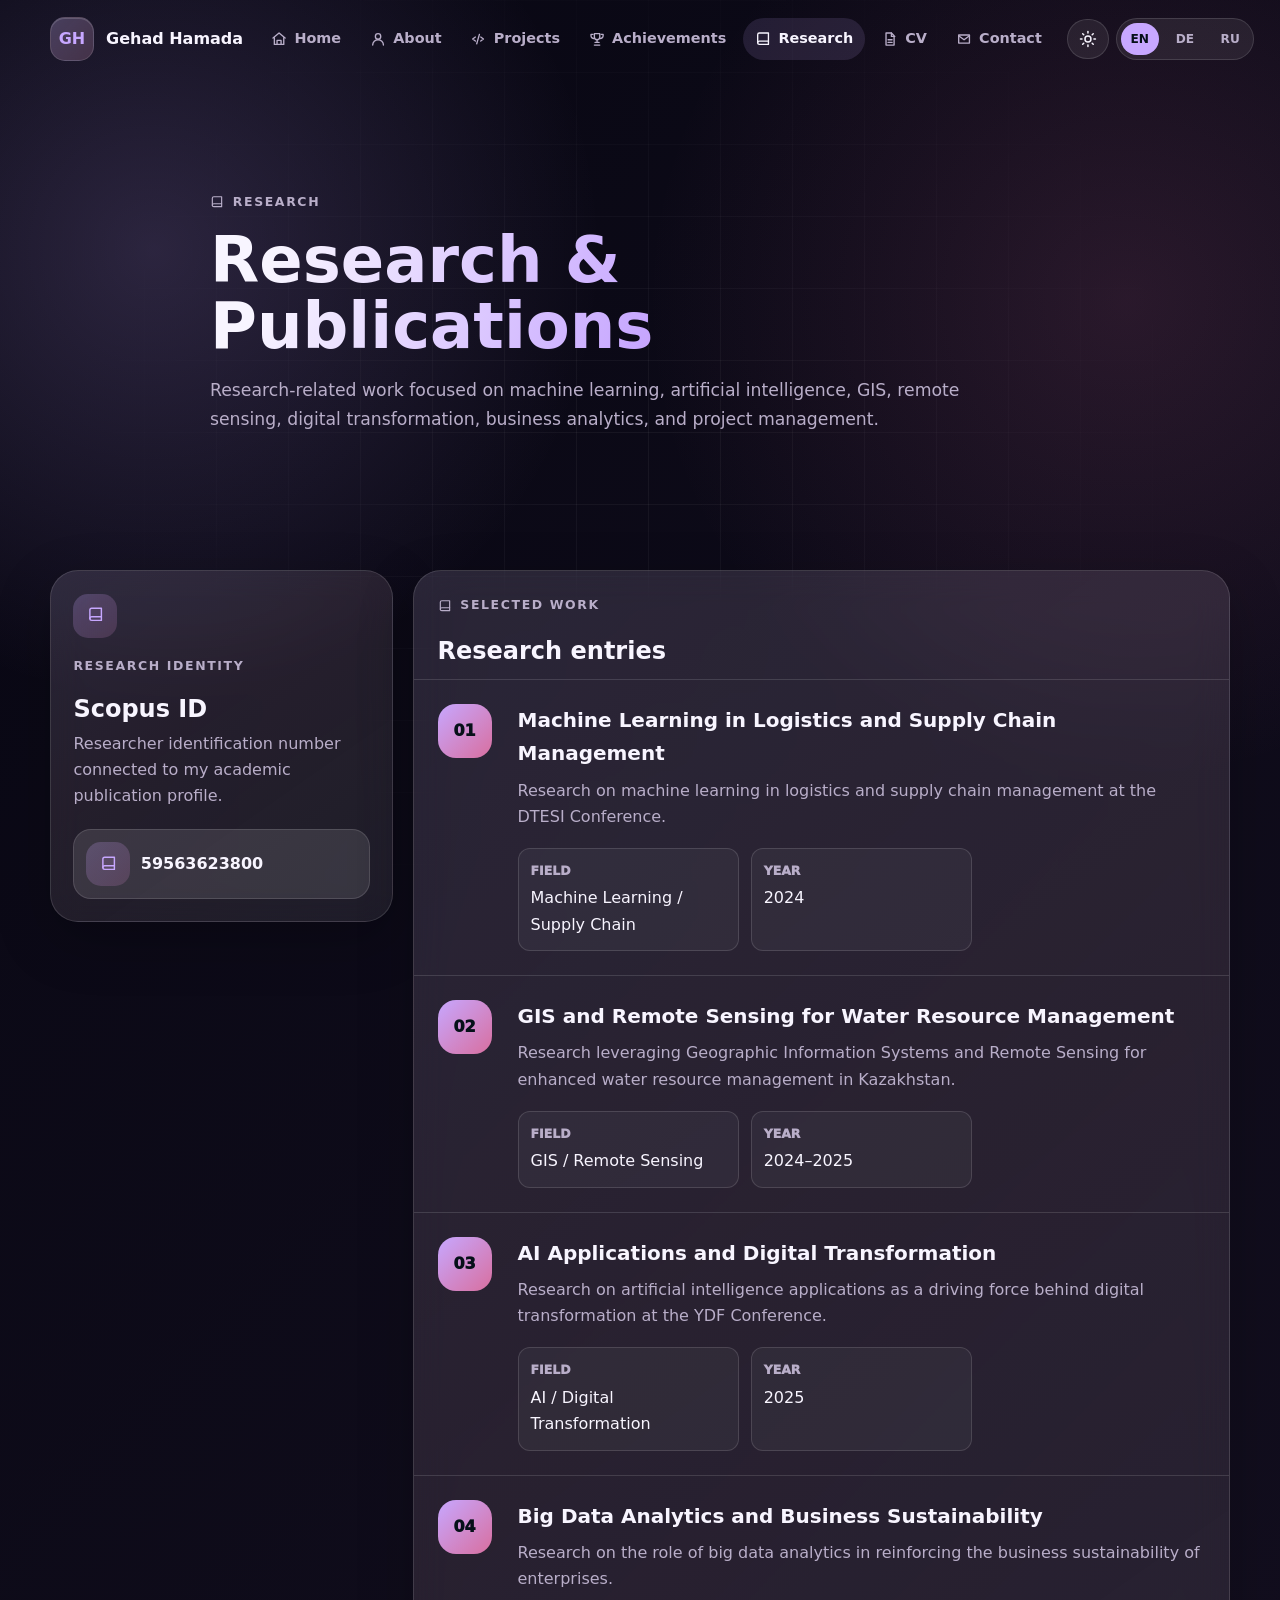
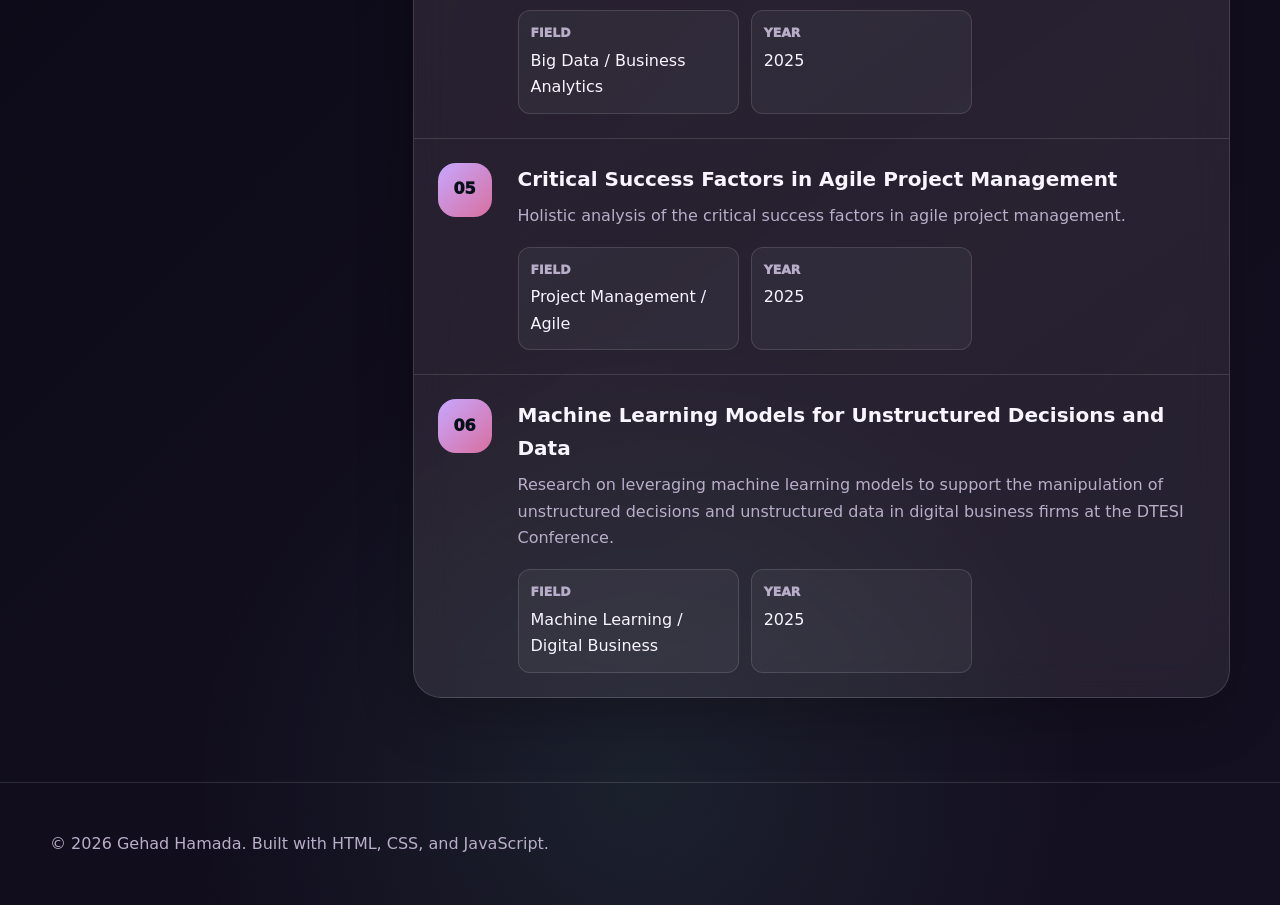
<file: research.html>
<!DOCTYPE html>
<html lang="en">
  <head>
    <meta charset="UTF-8" />
    <meta name="viewport" content="width=device-width, initial-scale=1.0" />
    <meta name="description" content="Research and publications by Gehad Hamada." />
    <title>Research | Gehad Hamada</title>
    <link rel="stylesheet" href="style.css" />
  </head>

  <body data-theme="dark" data-page="research">
    <div class="scroll-progress" id="scrollProgress" aria-hidden="true"></div>

    <header class="site-header" id="siteHeader">
      <nav class="navbar" aria-label="Primary navigation">
        <a class="brand" href="index.html"><span class="brand__logo">GH</span><span class="brand__name">Gehad Hamada</span></a>
        <button class="nav-toggle pressable" id="navToggle" type="button" aria-label="Open menu" aria-expanded="false"><span></span><span></span><span></span></button>

        <div class="nav-panel" id="navPanel">
          <a class="nav-link" href="index.html" data-nav="home"><span class="icon" data-icon="home"></span><span data-i18n="navHome">Home</span></a>
          <a class="nav-link" href="about.html" data-nav="about"><span class="icon" data-icon="user"></span><span data-i18n="navAbout">About</span></a>
          <a class="nav-link" href="projects.html" data-nav="projects"><span class="icon" data-icon="code"></span><span data-i18n="navProjects">Projects</span></a>
          <a class="nav-link" href="achievements.html" data-nav="achievements"><span class="icon" data-icon="trophy"></span><span data-i18n="navAchievements">Achievements</span></a>
          <a class="nav-link" href="research.html" data-nav="research"><span class="icon" data-icon="book"></span><span data-i18n="navResearch">Research</span></a>
          <a class="nav-link" href="cv.html" data-nav="cv"><span class="icon" data-icon="file"></span><span data-i18n="navCv">CV</span></a>
          <a class="nav-link" href="contact.html" data-nav="contact"><span class="icon" data-icon="mail"></span><span data-i18n="navContact">Contact</span></a>

          <div class="nav-tools">
            <button class="tool-btn pressable" id="themeToggle" type="button" aria-label="Toggle theme"><span class="icon" data-icon="moon"></span></button>
            <div class="language-switcher">
              <button class="lang-btn pressable is-active" type="button" data-lang="en">EN</button>
              <button class="lang-btn pressable" type="button" data-lang="de">DE</button>
              <button class="lang-btn pressable" type="button" data-lang="ru">RU</button>
            </div>
          </div>
        </div>
      </nav>
    </header>

    <main class="page-shell">
      <section class="page-hero reveal-on-load">
        <div class="container narrow">
          <p class="eyebrow"><span class="icon" data-icon="book"></span><span data-i18n="researchEyebrow">Research</span></p>
          <h1 data-i18n="researchTitleReal">Research & Publications</h1>
          <p data-i18n="researchLeadReal">
            Research-related work focused on machine learning, artificial intelligence,
            GIS, remote sensing, digital transformation, business analytics, and project management.
          </p>
        </div>
      </section>

      <section class="section reveal">
        <div class="container research-static-layout">
          <aside class="orcid-panel glass-card">
            <span class="app-icon"><span class="icon" data-icon="book"></span></span>
            <p class="eyebrow" data-i18n="orcidEyebrow">Research Identity</p>
            <h2 data-i18n="scopusTitle">Scopus ID</h2>
            <p data-i18n="scopusText">Researcher identification number connected to my academic publication profile.</p>

            <a class="app-link large-app-link" href="#" aria-disabled="true">
              <span class="app-icon"><span class="icon" data-icon="book"></span></span>
              <span>59563623800</span>
            </a>
          </aside>

          <div class="research-list glass-card">
            <div class="research-list__head">
              <p class="eyebrow"><span class="icon" data-icon="book"></span><span data-i18n="researchSelectedWork">Selected Work</span></p>
              <h2 data-i18n="researchEntriesTitle">Research entries</h2>
            </div>

            <article class="research-entry">
              <span class="research-number">01</span>
              <div>
                <h3 data-i18n="researchOneTitle">Machine Learning in Logistics and Supply Chain Management</h3>
                <p data-i18n="researchOneText">Research on machine learning in logistics and supply chain management at the DTESI Conference.</p>
                <dl>
                  <div><dt data-i18n="field">Field</dt><dd data-i18n="fieldMlSupply">Machine Learning / Supply Chain</dd></div>
                  <div><dt data-i18n="researchYear">Year</dt><dd>2024</dd></div>
                </dl>
              </div>
            </article>

            <article class="research-entry">
              <span class="research-number">02</span>
              <div>
                <h3 data-i18n="researchTwoTitle">GIS and Remote Sensing for Water Resource Management</h3>
                <p data-i18n="researchTwoText">
                  Research leveraging Geographic Information Systems and Remote Sensing
                  for enhanced water resource management in Kazakhstan.
                </p>
                <dl>
                  <div><dt data-i18n="field">Field</dt><dd data-i18n="fieldGisRemote">GIS / Remote Sensing</dd></div>
                  <div><dt data-i18n="researchYear">Year</dt><dd>2024–2025</dd></div>
                </dl>
              </div>
            </article>

            <article class="research-entry">
              <span class="research-number">03</span>
              <div>
                <h3 data-i18n="researchThreeTitle">AI Applications and Digital Transformation</h3>
                <p data-i18n="researchThreeText">
                  Research on artificial intelligence applications as a driving force
                  behind digital transformation at the YDF Conference.
                </p>
                <dl>
                  <div><dt data-i18n="field">Field</dt><dd data-i18n="fieldAiDigital">AI / Digital Transformation</dd></div>
                  <div><dt data-i18n="researchYear">Year</dt><dd>2025</dd></div>
                </dl>
              </div>
            </article>

            <article class="research-entry">
              <span class="research-number">04</span>
              <div>
                <h3 data-i18n="researchFourTitle">Big Data Analytics and Business Sustainability</h3>
                <p data-i18n="researchFourText">
                  Research on the role of big data analytics in reinforcing the business
                  sustainability of enterprises.
                </p>
                <dl>
                  <div><dt data-i18n="field">Field</dt><dd data-i18n="fieldBigDataBusiness">Big Data / Business Analytics</dd></div>
                  <div><dt data-i18n="researchYear">Year</dt><dd>2025</dd></div>
                </dl>
              </div>
            </article>

            <article class="research-entry">
              <span class="research-number">05</span>
              <div>
                <h3 data-i18n="researchFiveTitle">Critical Success Factors in Agile Project Management</h3>
                <p data-i18n="researchFiveText">
                  Holistic analysis of the critical success factors in agile project management.
                </p>
                <dl>
                  <div><dt data-i18n="field">Field</dt><dd data-i18n="fieldAgilePm">Project Management / Agile</dd></div>
                  <div><dt data-i18n="researchYear">Year</dt><dd>2025</dd></div>
                </dl>
              </div>
            </article>

            <article class="research-entry">
              <span class="research-number">06</span>
              <div>
                <h3 data-i18n="researchSixTitle">Machine Learning Models for Unstructured Decisions and Data</h3>
                <p data-i18n="researchSixText">
                  Research on leveraging machine learning models to support the manipulation
                  of unstructured decisions and unstructured data in digital business firms
                  at the DTESI Conference.
                </p>
                <dl>
                  <div><dt data-i18n="field">Field</dt><dd data-i18n="fieldMlBusiness">Machine Learning / Digital Business</dd></div>
                  <div><dt data-i18n="researchYear">Year</dt><dd>2025</dd></div>
                </dl>
              </div>
            </article>
          </div>
        </div>
      </section>
    </main>

    <footer class="footer">
      <div class="container footer-grid">
        <p data-i18n="footerText">© 2026 Gehad Hamada. Built with HTML, CSS, and JavaScript.</p>
      </div>
    </footer>

    <button class="back-to-top pressable" id="backToTop" type="button" aria-label="Back to top">
      <span class="icon" data-icon="arrowUp"></span>
    </button>

    <script src="script.js"></script>
  </body>
</html>
</file>
<file: style.css>
/* =========================================================
   Gehad Hamada Multi-Page Portfolio
   ---------------------------------------------------------
   This file controls the full visual design:
   - dark and light themes
   - responsive layouts
   - interactive developer showcase
   - card, button, icon, and page animations
   ========================================================= */

/* ---------- Theme Variables ---------- */
:root {
  --font-main: Inter, ui-sans-serif, system-ui, -apple-system, BlinkMacSystemFont, "Segoe UI", sans-serif;

  --bg: #080713;
  --bg-soft: #151021;
  --surface: rgba(20, 17, 32, 0.78);
  --surface-strong: rgba(24, 20, 38, 0.95);
  --card: rgba(255, 255, 255, 0.075);
  --card-strong: rgba(255, 255, 255, 0.11);
  --border: rgba(255, 255, 255, 0.13);
  --text: #f8f5ff;
  --muted: #b9aec9;
  --accent: #c7a7ff;
  --accent-2: #d86f9f;
  --accent-3: #79dac6;
  --danger: #ff7f98;
  --success: #67e7ac;

  --shadow-soft: 0 26px 90px rgba(0, 0, 0, 0.36);
  --shadow-card: 0 18px 56px rgba(0, 0, 0, 0.22);

  --radius-sm: 12px;
  --radius-md: 18px;
  --radius-lg: 28px;
  --radius-pill: 999px;

  --container: 1180px;
  --header-height: 78px;
  --section: 5.25rem;
  --fast: 160ms ease;
  --medium: 280ms ease;
}

body[data-theme="light"] {
  --bg: #fbf8ff;
  --bg-soft: #f2eef9;
  --surface: rgba(255, 255, 255, 0.76);
  --surface-strong: rgba(255, 255, 255, 0.96);
  --card: rgba(255, 255, 255, 0.82);
  --card-strong: rgba(255, 255, 255, 0.95);
  --border: rgba(62, 49, 91, 0.15);
  --text: #20182f;
  --muted: #655b76;
  --accent: #6f55d9;
  --accent-2: #bf5f8f;
  --accent-3: #0f9f83;
  --shadow-soft: 0 26px 80px rgba(59, 45, 96, 0.15);
  --shadow-card: 0 16px 48px rgba(59, 45, 96, 0.12);
}

/* ---------- Reset ---------- */
*,
*::before,
*::after {
  box-sizing: border-box;
}

html {
  scroll-behavior: smooth;
}

body {
  margin: 0;
  min-height: 100vh;
  font-family: var(--font-main);
  background:
    radial-gradient(circle at 12% 10%, rgba(199, 167, 255, 0.18), transparent 28rem),
    radial-gradient(circle at 88% 12%, rgba(216, 111, 159, 0.14), transparent 30rem),
    radial-gradient(circle at 50% 95%, rgba(121, 218, 198, 0.09), transparent 28rem),
    linear-gradient(135deg, var(--bg), var(--bg-soft));
  color: var(--text);
  line-height: 1.65;
  overflow-x: hidden;
}

body.menu-open {
  overflow: hidden;
}

.sr-only {
  position: absolute;
  width: 1px;
  height: 1px;
  overflow: hidden;
  clip: rect(0, 0, 0, 0);
  white-space: nowrap;
}

a {
  color: inherit;
  text-decoration: none;
}

img,
svg,
canvas {
  display: block;
  max-width: 100%;
}

button,
input,
textarea {
  font: inherit;
}

button {
  border: 0;
  cursor: pointer;
}

::selection {
  background: var(--accent);
  color: #061019;
}

:focus-visible {
  outline: 3px solid var(--accent);
  outline-offset: 4px;
}

/* ---------- Global Layout ---------- */
.container {
  width: min(100% - 2rem, var(--container));
  margin-inline: auto;
}

.narrow {
  max-width: 860px;
}

.section {
  padding: var(--section) 0;
}

.page-shell {
  position: relative;
}

.page-shell::before {
  content: "";
  position: fixed;
  inset: 0;
  z-index: -2;
  pointer-events: none;
  background-image:
    linear-gradient(var(--border) 1px, transparent 1px),
    linear-gradient(90deg, var(--border) 1px, transparent 1px);
  background-size: 72px 72px;
  mask-image: radial-gradient(circle at center, black, transparent 78%);
  opacity: 0.42;
}

.section-heading {
  max-width: 760px;
  margin-bottom: 2rem;
}

.section-heading h2,
.page-hero h1 {
  margin: 0;
  font-size: clamp(2.1rem, 5vw, 4.7rem);
  line-height: 1.02;
  letter-spacing: 0;
}

.hero-title,
.page-hero h1 {
  background: linear-gradient(110deg, var(--text) 8%, var(--accent) 52%, var(--accent-2) 92%);
  background-clip: text;
  -webkit-background-clip: text;
  color: transparent;
}

.section-heading p,
.page-hero p,
.hero-lead,
.glass-card p,
.process-card p,
.project-card p,
.timeline-card p,
.research-card p,
.skill-card p {
  color: var(--muted);
}

.eyebrow {
  display: inline-flex;
  align-items: center;
  gap: 0.55rem;
  margin: 0 0 1rem;
  color: var(--accent);
  font-size: 0.78rem;
  font-weight: 900;
  letter-spacing: 0.13em;
  text-transform: uppercase;
}

.icon {
  width: 1.12em;
  height: 1.12em;
  display: inline-grid;
  place-items: center;
  flex: 0 0 auto;
}

.icon svg {
  width: 100%;
  height: 100%;
  stroke: currentColor;
  stroke-width: 2;
  stroke-linecap: round;
  stroke-linejoin: round;
  fill: none;
}

/* ---------- Preloader and Scroll UI ---------- */
.preloader {
  position: fixed;
  inset: 0;
  z-index: 1000;
  display: grid;
  place-items: center;
  gap: 1rem;
  background: var(--bg);
  color: var(--text);
  transition: opacity 420ms ease, visibility 420ms ease;
}

.preloader.is-hidden {
  opacity: 0;
  visibility: hidden;
}

.preloader__icon {
  width: 56px;
  height: 56px;
  color: var(--accent);
  animation: spinPulse 1.4s ease-in-out infinite;
}

.scroll-progress {
  position: fixed;
  top: 0;
  left: 0;
  z-index: 999;
  width: 0%;
  height: 4px;
  background: linear-gradient(90deg, var(--accent), var(--accent-2), var(--accent-3));
  box-shadow: 0 0 24px rgba(199, 167, 255, 0.38);
}

/* ---------- Navigation ---------- */
.site-header {
  position: sticky;
  top: 0;
  z-index: 100;
  min-height: var(--header-height);
  border-bottom: 1px solid transparent;
  transition: background var(--medium), border-color var(--medium), box-shadow var(--medium);
}

.site-header.is-scrolled {
  border-color: var(--border);
  background: color-mix(in srgb, var(--bg) 72%, transparent);
  backdrop-filter: blur(18px);
  box-shadow: 0 16px 48px rgba(0, 0, 0, 0.16);
}

.navbar {
  width: min(100% - 2rem, var(--container));
  min-height: var(--header-height);
  margin-inline: auto;
  display: flex;
  align-items: center;
  justify-content: space-between;
  gap: 1rem;
}

.brand {
  display: inline-flex;
  align-items: center;
  gap: 0.75rem;
  font-weight: 900;
  white-space: nowrap;
}

.brand__logo {
  width: 44px;
  aspect-ratio: 1;
  display: grid;
  place-items: center;
  border: 1px solid var(--border);
  border-radius: 15px;
  background:
    linear-gradient(135deg, rgba(199, 167, 255, 0.2), rgba(216, 111, 159, 0.14)),
    var(--card);
  color: var(--accent);
  box-shadow: inset 0 1px 0 rgba(255, 255, 255, 0.16);
}

.nav-panel {
  display: flex;
  align-items: center;
  gap: 0.3rem;
}

.nav-link {
  min-height: 42px;
  display: inline-flex;
  align-items: center;
  gap: 0.45rem;
  padding: 0 0.75rem;
  border-radius: var(--radius-pill);
  color: var(--muted);
  font-size: 0.9rem;
  font-weight: 850;
  transition: color var(--fast), background var(--fast), transform var(--fast);
}

.nav-link:hover,
.nav-link.is-active {
  background: rgba(199, 167, 255, 0.13);
  color: var(--text);
}

.nav-link:hover {
  transform: translateY(-1px);
}

.nav-tools,
.language-switcher {
  display: flex;
  align-items: center;
  gap: 0.45rem;
}

.nav-tools {
  margin-left: 0.5rem;
}

.tool-btn,
.lang-btn {
  min-height: 40px;
  border: 1px solid var(--border);
  background: var(--card);
  color: var(--text);
  border-radius: var(--radius-pill);
}

.tool-btn {
  width: 42px;
  display: grid;
  place-items: center;
}

.language-switcher {
  padding: 0.25rem;
  border: 1px solid var(--border);
  border-radius: var(--radius-pill);
  background: var(--card);
}

.lang-btn {
  min-width: 38px;
  min-height: 32px;
  border: 0;
  background: transparent;
  color: var(--muted);
  font-size: 0.76rem;
  font-weight: 900;
}

.lang-btn.is-active {
  background: var(--accent);
  color: #061019;
}

.nav-toggle {
  display: none;
  width: 46px;
  aspect-ratio: 1;
  border: 1px solid var(--border);
  border-radius: 15px;
  background: var(--card);
}

.nav-toggle span {
  display: block;
  width: 20px;
  height: 2px;
  margin: 5px auto;
  border-radius: var(--radius-pill);
  background: var(--text);
  transition: transform var(--medium), opacity var(--medium);
}

.nav-toggle.is-open span:nth-child(1) {
  transform: translateY(7px) rotate(45deg);
}

.nav-toggle.is-open span:nth-child(2) {
  opacity: 0;
}

.nav-toggle.is-open span:nth-child(3) {
  transform: translateY(-7px) rotate(-45deg);
}

/* ---------- Buttons ---------- */
.btn,
.small-btn,
.filter-btn {
  display: inline-flex;
  align-items: center;
  justify-content: center;
  gap: 0.55rem;
  min-height: 46px;
  border-radius: var(--radius-pill);
  font-weight: 900;
  transition: transform var(--fast), background var(--fast), border-color var(--fast), color var(--fast), box-shadow var(--fast);
}

.btn {
  padding: 0.88rem 1.15rem;
}

.btn-primary,
.filled {
  border: 1px solid transparent;
  background: linear-gradient(135deg, var(--accent), color-mix(in srgb, var(--accent-2) 58%, var(--accent)));
  color: #061019;
  box-shadow: 0 16px 44px rgba(199, 167, 255, 0.18);
}

.btn-soft,
.btn-ghost,
.small-btn,
.filter-btn {
  border: 1px solid var(--border);
  background: var(--card);
  color: var(--text);
}

.btn-soft:hover,
.btn-ghost:hover,
.small-btn:hover,
.filter-btn:hover {
  border-color: color-mix(in srgb, var(--accent) 58%, var(--border));
  background: rgba(199, 167, 255, 0.13);
}

.pressable:active,
.pressable.is-pressed {
  transform: translateY(1px) scale(0.98);
}

/* ---------- Home Hero ---------- */
.hero {
  min-height: calc(100vh - var(--header-height));
  display: grid;
  align-items: center;
  padding: 4rem 0 5rem;
  overflow: hidden;
}

.hero-canvas {
  position: absolute;
  inset: 0;
  z-index: -1;
  width: 100%;
  height: 100%;
  opacity: 0.52;
}

.hero-grid {
  display: grid;
  grid-template-columns: minmax(0, 1fr) minmax(320px, 0.82fr);
  gap: clamp(2.5rem, 6vw, 5rem);
  align-items: center;
}

.hero-title {
  margin: 0;
  max-width: 12ch;
  font-size: clamp(3rem, 7vw, 6rem);
  line-height: 0.96;
  letter-spacing: 0;
}

.hero-lead {
  max-width: 650px;
  margin: 1.4rem 0 0;
  font-size: clamp(1.05rem, 2vw, 1.28rem);
}

.hero-actions {
  display: flex;
  flex-wrap: wrap;
  gap: 0.9rem;
  margin-top: 2rem;
}

.hero-socials {
  display: flex;
  flex-wrap: wrap;
  gap: 0.8rem;
  margin-top: 1.2rem;
}

.social-pill {
  min-height: 48px;
  border: 1px solid var(--border);
  border-radius: var(--radius-pill);
  background: var(--card);
  padding: 0.25rem 0.9rem 0.25rem 0.25rem;
  color: var(--text);
  backdrop-filter: blur(16px);
  transition: transform var(--fast), border-color var(--fast), background var(--fast);
}

.social-pill:hover {
  transform: translateY(-3px);
  border-color: color-mix(in srgb, var(--accent) 58%, var(--border));
  background: rgba(199, 167, 255, 0.13);
}

.hero-stats {
  display: grid;
  grid-template-columns: repeat(3, minmax(0, 1fr));
  gap: 0.9rem;
  max-width: 600px;
  margin-top: 2rem;
}

.hero-stats article {
  border: 1px solid var(--border);
  border-radius: var(--radius-md);
  padding: 1rem;
  background: var(--card);
  backdrop-filter: blur(16px);
}

.counter {
  display: block;
  color: var(--accent);
  font-size: 2rem;
  font-weight: 950;
  line-height: 1;
}

.hero-stats p {
  margin: 0.4rem 0 0;
  color: var(--muted);
  font-size: 0.9rem;
  font-weight: 760;
}

.hero-showcase {
  position: relative;
  min-height: 590px;
  display: grid;
  align-content: center;
  gap: 1rem;
  perspective: 1200px;
}

.robot-console,
.signal-card,
.profile-mini-card {
  border: 1px solid var(--border);
  background:
    linear-gradient(145deg, rgba(199, 167, 255, 0.08), rgba(216, 111, 159, 0.045) 45%, transparent),
    var(--card);
  box-shadow: var(--shadow-card);
  backdrop-filter: blur(18px);
}

.robot-console {
  position: relative;
  overflow: hidden;
  border-radius: 32px;
  padding: 1.2rem;
  cursor: default;
  transform: rotateY(-5deg) rotateX(2deg);
  transition: transform var(--medium), border-color var(--medium), box-shadow var(--medium);
}

.robot-console:hover,
.robot-console:focus-visible,
.robot-console.is-active {
  border-color: color-mix(in srgb, var(--accent) 62%, var(--border));
  box-shadow: 0 28px 90px rgba(0, 0, 0, 0.32), 0 0 60px rgba(199, 167, 255, 0.12);
  transform: rotateY(0deg) rotateX(0deg) translateY(-4px);
}

.robot-console::before {
  content: "";
  position: absolute;
  inset: -30% auto auto -20%;
  width: 280px;
  aspect-ratio: 1;
  border-radius: 50%;
  background: rgba(199, 167, 255, 0.15);
  filter: blur(30px);
}

.console-topline,
.console-code,
.robot-stage {
  position: relative;
}

.console-topline {
  display: flex;
  align-items: center;
  gap: 0.6rem;
  color: var(--muted);
  font-size: 0.88rem;
  font-weight: 900;
}

.robot-stage {
  display: grid;
  grid-template-columns: 168px 1fr;
  gap: 1rem;
  align-items: center;
  min-height: 260px;
  margin-top: 1rem;
  border: 1px solid var(--border);
  border-radius: 24px;
  padding: 1rem;
  background:
    radial-gradient(circle at 26% 36%, rgba(199, 167, 255, 0.22), transparent 12rem),
    linear-gradient(135deg, rgba(255, 255, 255, 0.04), transparent);
}

.robot-button {
  width: 100%;
  min-height: 210px;
  display: grid;
  place-items: center;
  border: 1px solid var(--border);
  border-radius: 22px;
  background:
    radial-gradient(circle at 50% 30%, rgba(199, 167, 255, 0.16), transparent 8rem),
    rgba(255, 255, 255, 0.045);
  color: var(--text);
}

.robot {
  position: relative;
  width: 150px;
  height: 190px;
  margin-inline: auto;
  animation: robotIdle 4.2s ease-in-out infinite;
}

.robot-antenna,
.robot-head,
.robot-body,
.robot-arm {
  position: absolute;
  display: block;
}

.robot-antenna {
  top: 0;
  left: 50%;
  width: 2px;
  height: 26px;
  background: var(--accent);
  transform: translateX(-50%);
}

.robot-antenna::before {
  content: "";
  position: absolute;
  top: -8px;
  left: 50%;
  width: 12px;
  aspect-ratio: 1;
  border-radius: 50%;
  background: var(--accent-3);
  box-shadow: 0 0 18px var(--accent-3);
  transform: translateX(-50%);
}

.robot-head {
  top: 26px;
  left: 50%;
  width: 112px;
  height: 82px;
  border: 1px solid color-mix(in srgb, var(--accent) 48%, var(--border));
  border-radius: 28px;
  background: linear-gradient(145deg, rgba(248, 245, 255, 0.13), rgba(199, 167, 255, 0.08));
  transform: translateX(-50%);
}

.robot-eye {
  position: absolute;
  top: 32px;
  width: 16px;
  height: 16px;
  border-radius: 50%;
  background: var(--accent-3);
  box-shadow: 0 0 18px var(--accent-3);
  animation: robotBlink 5s ease-in-out infinite;
}

.robot-eye:first-child {
  left: 28px;
}

.robot-eye:last-child {
  right: 28px;
}

.robot-body {
  top: 118px;
  left: 50%;
  width: 92px;
  height: 68px;
  display: flex;
  align-items: center;
  justify-content: center;
  gap: 0.45rem;
  border: 1px solid var(--border);
  border-radius: 24px;
  background: rgba(255, 255, 255, 0.08);
  transform: translateX(-50%);
}

.robot-body span {
  width: 10px;
  aspect-ratio: 1;
  border-radius: 50%;
  background: var(--accent);
  opacity: 0.8;
}

.robot-body span:nth-child(2) {
  background: var(--accent-2);
}

.robot-body span:nth-child(3) {
  background: var(--accent-3);
}

.robot-arm {
  top: 132px;
  width: 38px;
  height: 10px;
  border-radius: var(--radius-pill);
  background: color-mix(in srgb, var(--accent) 45%, var(--surface-strong));
}

.robot-arm-left {
  left: 5px;
  transform: rotate(-22deg);
}

.robot-arm-right {
  right: 5px;
  transform: rotate(22deg);
  transform-origin: left center;
}

.robot-console.is-active .robot-arm-right {
  animation: robotWave 600ms ease-in-out 2;
}

.assistant-panel {
  min-width: 0;
}

.assistant-heading h2 {
  margin: 0;
  font-size: 1.45rem;
  letter-spacing: 0;
}

.assistant-heading p,
.assistant-note {
  color: var(--muted);
  font-size: 0.9rem;
}

.assistant-heading p {
  margin: 0.35rem 0 0;
}

.chat-messages {
  display: grid;
  gap: 0.65rem;
  max-height: clamp(220px, 34vh, 300px);
  overflow-y: auto;
  margin-top: 1rem;
  padding-right: 0.25rem;
}

.chat-message {
  width: fit-content;
  max-width: min(100%, 420px);
  border: 1px solid var(--border);
  border-radius: 18px;
  padding: 0.75rem 0.85rem;
  font-size: 0.92rem;
  line-height: 1.55;
  overflow-wrap: anywhere;
  white-space: pre-wrap;
}

.bot-message {
  background: var(--surface-strong);
  color: var(--text);
}

.user-message {
  justify-self: end;
  background: linear-gradient(135deg, var(--accent), var(--accent-2));
  color: #080713;
  font-weight: 850;
}

.typing-message {
  color: var(--muted);
}

.quick-prompts {
  display: flex;
  flex-wrap: wrap;
  gap: 0.5rem;
  margin-top: 1rem;
}

.quick-prompt {
  min-height: 34px;
  border: 1px solid var(--border);
  border-radius: var(--radius-pill);
  background: rgba(255, 255, 255, 0.055);
  color: var(--text);
  padding: 0 0.75rem;
  font-size: 0.82rem;
  font-weight: 900;
}

.quick-prompt:hover {
  border-color: color-mix(in srgb, var(--accent) 60%, var(--border));
  background: rgba(199, 167, 255, 0.12);
}

.chat-form {
  display: grid;
  grid-template-columns: 1fr 44px;
  gap: 0.55rem;
  margin-top: 0.8rem;
}

.chat-form input {
  min-width: 0;
  border: 1px solid var(--border);
  border-radius: var(--radius-pill);
  background: rgba(0, 0, 0, 0.22);
  color: var(--text);
  padding: 0.8rem 1rem;
}

.chat-form input:focus {
  border-color: var(--accent);
  box-shadow: 0 0 0 4px rgba(199, 167, 255, 0.14);
  outline: 0;
}

.chat-submit {
  width: 44px;
  aspect-ratio: 1;
  display: grid;
  place-items: center;
  border-radius: 50%;
  background: var(--accent);
  color: #080713;
}

.chat-submit:disabled,
.quick-prompt:disabled {
  cursor: not-allowed;
  opacity: 0.58;
}

.assistant-note {
  margin: 0.7rem 0 0;
}

.console-code {
  display: flex;
  align-items: center;
  justify-content: space-between;
  gap: 1rem;
  margin-top: 1rem;
  border: 1px solid var(--border);
  border-radius: 18px;
  background: rgba(0, 0, 0, 0.18);
  padding: 0.85rem 1rem;
}

.console-code span {
  color: var(--muted);
  font-family: ui-monospace, SFMono-Regular, Menlo, Monaco, Consolas, monospace;
}

.console-code strong {
  text-align: right;
}

.showcase-stack {
  display: grid;
  gap: 0.9rem;
  margin-left: 2.2rem;
}

.signal-card,
.profile-mini-card {
  display: grid;
  grid-template-columns: 44px 1fr;
  gap: 0.85rem;
  align-items: center;
  border-radius: 22px;
  padding: 1rem;
}

.signal-card:nth-child(2) {
  transform: translateX(2rem);
}

.signal-card > .icon {
  width: 44px;
  height: 44px;
  display: grid;
  place-items: center;
  border-radius: 15px;
  background: rgba(199, 167, 255, 0.11);
  color: var(--accent);
}

.signal-card strong,
.profile-mini-card strong {
  display: block;
  line-height: 1.2;
}

.signal-card p,
.profile-mini-card p {
  margin: 0.25rem 0 0;
  color: var(--muted);
  font-size: 0.92rem;
}

.profile-mini-card {
  width: min(100%, 370px);
  transform: translateX(0.8rem);
}

.profile-mini-card img {
  width: 48px;
  aspect-ratio: 1;
  border-radius: 16px;
  object-fit: cover;
  object-position: center 40%;
  border: 1px solid color-mix(in srgb, var(--accent) 58%, transparent);
  box-shadow: 0 10px 28px rgba(0, 0, 0, 0.28), 0 0 22px rgba(199, 167, 255, 0.14);
  filter: saturate(0.72) contrast(1.02) brightness(0.9);
}

.pulse-dot {
  width: 12px;
  aspect-ratio: 1;
  border-radius: 50%;
  background: var(--success);
  box-shadow: 0 0 0 8px rgba(103, 231, 172, 0.13);
}

/* ---------- Shared Cards and Sections ---------- */
.feature-strip,
.process-grid,
.project-grid,
.research-grid,
.research-static-layout,
.skills-grid,
.cv-layout {
  display: grid;
  gap: 1.2rem;
}

.feature-strip {
  grid-template-columns: repeat(3, minmax(0, 1fr));
}

.feature-card,
.glass-card,
.process-card,
.project-card,
.timeline-card,
.research-card,
.skill-card,
.contact-card,
.contact-form,
.mini-terminal,
.page-photo-card {
  border: 1px solid var(--border);
  background:
    linear-gradient(145deg, rgba(199, 167, 255, 0.07), rgba(216, 111, 159, 0.045) 42%, transparent),
    var(--card);
  box-shadow: var(--shadow-card);
  backdrop-filter: blur(18px);
}

.feature-card,
.glass-card,
.process-card,
.project-card,
.research-card,
.skill-card,
.contact-card {
  position: relative;
  overflow: hidden;
  border-radius: var(--radius-lg);
  padding: 1.4rem;
  transition: transform var(--medium), border-color var(--medium), background var(--medium), box-shadow var(--medium);
}

.feature-card::before,
.project-card::before,
.skill-card::before {
  content: "";
  position: absolute;
  inset: 0;
  background: linear-gradient(135deg, rgba(199, 167, 255, 0.12), transparent 44%);
  opacity: 0;
  transition: opacity var(--medium);
}

.feature-card:hover,
.process-card:hover,
.project-card:hover,
.research-card:hover,
.skill-card:hover,
.contact-card:hover {
  transform: translateY(-8px);
  border-color: color-mix(in srgb, var(--accent) 55%, var(--border));
  box-shadow: 0 28px 86px rgba(0, 0, 0, 0.26);
}

.feature-card:hover::before,
.project-card:hover::before,
.skill-card:hover::before {
  opacity: 1;
}

.feature-card > *,
.project-card > *,
.skill-card > * {
  position: relative;
}

.feature-card .icon,
.card-icon,
.project-icon,
.skill-card > .icon,
.app-icon {
  width: 44px;
  height: 44px;
  display: grid;
  place-items: center;
  border-radius: 15px;
  background:
    linear-gradient(135deg, rgba(199, 167, 255, 0.16), rgba(216, 111, 159, 0.11)),
    rgba(199, 167, 255, 0.09);
  color: var(--accent);
}

.app-link {
  display: inline-flex;
  align-items: center;
  gap: 0.65rem;
  font-weight: 900;
}

.app-icon .icon {
  width: 1.08rem;
  height: 1.08rem;
}

.feature-card h2,
.glass-card h2,
.process-card h3,
.project-card h2,
.timeline-card h2,
.research-card h2,
.skill-card h3 {
  margin: 1rem 0 0.45rem;
  line-height: 1.2;
  letter-spacing: 0;
}

.feature-card p,
.glass-card p,
.process-card p,
.project-card p,
.timeline-card p,
.research-card p,
.skill-card p {
  margin: 0;
}

.split-panel,
.story-grid,
.contact-layout {
  display: grid;
  grid-template-columns: minmax(0, 0.9fr) minmax(320px, 0.8fr);
  gap: 1.5rem;
  align-items: center;
}

.split-panel {
  border: 1px solid var(--border);
  border-radius: var(--radius-lg);
  padding: clamp(1.4rem, 4vw, 2.4rem);
  background: var(--card);
  box-shadow: var(--shadow-card);
  backdrop-filter: blur(18px);
}

.mini-terminal {
  overflow: hidden;
  border-radius: var(--radius-lg);
}

.terminal-dots {
  display: flex;
  gap: 0.5rem;
  padding: 1rem;
  border-bottom: 1px solid var(--border);
}

.terminal-dots span {
  width: 12px;
  aspect-ratio: 1;
  border-radius: 50%;
  background: var(--accent);
}

.terminal-dots span:nth-child(2) {
  background: var(--accent-3);
}

.terminal-dots span:nth-child(3) {
  background: var(--accent-2);
}

.mini-terminal pre {
  margin: 0;
  padding: 1.4rem;
  overflow-x: auto;
  color: var(--text);
}

/* ---------- Inner Pages ---------- */
.page-hero {
  padding: clamp(4rem, 9vw, 7rem) 0 2.2rem;
}

.page-hero.compact {
  padding-bottom: 1rem;
}

.page-hero p:not(.eyebrow) {
  max-width: 760px;
  font-size: 1.08rem;
}

.page-hero-grid {
  display: grid;
  grid-template-columns: minmax(0, 1fr) minmax(240px, 0.42fr);
  gap: 2rem;
  align-items: center;
}

.page-photo-card {
  position: relative;
  overflow: hidden;
  border-radius: 34px;
  aspect-ratio: 0.86;
  transform: rotate(2deg);
  isolation: isolate;
  transition: transform var(--medium), border-color var(--medium), box-shadow var(--medium);
}

.page-photo-card::before,
.page-photo-card::after {
  content: "";
  position: absolute;
  inset: 0;
  pointer-events: none;
}

.page-photo-card::before {
  z-index: 1;
  border: 1px solid color-mix(in srgb, var(--accent) 50%, transparent);
  border-radius: inherit;
  box-shadow: inset 0 0 0 8px rgba(255, 255, 255, 0.035);
}

.page-photo-card::after {
  z-index: 2;
  background:
    linear-gradient(180deg, rgba(8, 7, 19, 0.02), rgba(8, 7, 19, 0.38)),
    radial-gradient(circle at 22% 18%, rgba(121, 218, 198, 0.18), transparent 34%),
    radial-gradient(circle at 88% 20%, rgba(199, 167, 255, 0.2), transparent 30%);
  mix-blend-mode: soft-light;
}

.page-photo-card:hover {
  transform: rotate(0deg) translateY(-6px);
  border-color: color-mix(in srgb, var(--accent) 62%, var(--border));
  box-shadow: 0 30px 90px rgba(0, 0, 0, 0.34), 0 0 48px rgba(199, 167, 255, 0.13);
}

.page-photo-card img {
  width: 100%;
  height: 100%;
  object-fit: cover;
  object-position: center 44%;
  transform: scale(1.035);
  filter: saturate(0.76) contrast(1.03) brightness(0.88);
  transition: transform 600ms ease, filter 600ms ease;
}

.page-photo-card:hover img {
  transform: scale(1.07);
  filter: saturate(0.88) contrast(1.04) brightness(0.93);
}

.large-card {
  padding: clamp(1.4rem, 4vw, 2.2rem);
}

.focus-list {
  display: grid;
  gap: 0.85rem;
}

.focus-list article {
  display: flex;
  align-items: center;
  gap: 0.8rem;
  min-height: 62px;
  border: 1px solid var(--border);
  border-radius: var(--radius-md);
  padding: 0.8rem 1rem;
  background: var(--card);
}

.focus-list .icon {
  color: var(--accent);
}

.process-grid {
  grid-template-columns: repeat(4, minmax(0, 1fr));
}

.process-card span {
  color: var(--accent);
  font-size: 0.85rem;
  font-weight: 950;
}

/* ---------- Projects ---------- */
.filter-bar {
  display: flex;
  flex-wrap: wrap;
  gap: 0.75rem;
  margin-bottom: 2rem;
}

.filter-btn {
  padding: 0 1rem;
}

.filter-btn.is-active {
  border-color: transparent;
  background: var(--accent);
  color: #061019;
}

.project-grid {
  grid-template-columns: repeat(3, minmax(0, 1fr));
}

.project-card.is-hidden {
  display: none;
}

.project-icon {
  margin-bottom: 1rem;
}

.tag-list {
  display: flex;
  flex-wrap: wrap;
  gap: 0.55rem;
  margin: 1.2rem 0;
}

.tag-list span,
.badge {
  display: inline-flex;
  align-items: center;
  min-height: 30px;
  border-radius: var(--radius-pill);
  padding: 0 0.75rem;
  background: rgba(199, 167, 255, 0.12);
  color: var(--text);
  font-size: 0.8rem;
  font-weight: 900;
}

.card-actions {
  display: flex;
  flex-wrap: wrap;
  gap: 0.65rem;
}

.small-btn {
  min-height: 38px;
  padding: 0 0.85rem;
  font-size: 0.86rem;
}

/* ---------- Timeline ---------- */
.timeline {
  position: relative;
  display: grid;
  gap: 1.2rem;
  max-width: 930px;
}

.timeline::before {
  content: "";
  position: absolute;
  top: 0;
  bottom: 0;
  left: 31px;
  width: 2px;
  background: linear-gradient(var(--accent), var(--accent-2), var(--accent-3));
  opacity: 0.45;
}

.timeline-item {
  position: relative;
  display: grid;
  grid-template-columns: 64px 1fr;
  gap: 1.2rem;
}

.timeline-icon {
  position: relative;
  z-index: 1;
  width: 64px;
  aspect-ratio: 1;
  display: grid;
  place-items: center;
  border-radius: 20px;
  background: var(--accent);
  color: #061019;
  box-shadow: 0 16px 48px rgba(199, 167, 255, 0.2);
}

.timeline-card {
  border-radius: var(--radius-lg);
  padding: 1.4rem;
}

.badge {
  background: var(--accent);
  color: #061019;
}

/* ---------- Research, CV, Contact ---------- */
.research-grid {
  grid-template-columns: repeat(3, minmax(0, 1fr));
}

.research-static-layout {
  grid-template-columns: minmax(260px, 0.42fr) minmax(0, 1fr);
  align-items: start;
}

.orcid-panel {
  position: sticky;
  top: calc(var(--header-height) + 1rem);
}

.orcid-panel .eyebrow {
  margin-top: 1.2rem;
}

.large-app-link {
  width: 100%;
  min-height: 58px;
  margin-top: 1.2rem;
  border: 1px solid var(--border);
  border-radius: var(--radius-md);
  background: var(--card-strong);
  padding: 0.75rem;
}

.research-list {
  padding: 0;
  overflow: hidden;
}

.research-list__head {
  padding: 1.5rem 1.5rem 0.4rem;
}

.research-entry {
  display: grid;
  grid-template-columns: 64px 1fr;
  gap: 1rem;
  border-top: 1px solid var(--border);
  padding: 1.5rem;
}

.research-number {
  width: 54px;
  aspect-ratio: 1;
  display: grid;
  place-items: center;
  border-radius: 18px;
  background: linear-gradient(135deg, var(--accent), var(--accent-2));
  color: #061019;
  font-weight: 950;
}

.research-entry h3 {
  margin: 0 0 0.45rem;
  font-size: 1.25rem;
  letter-spacing: 0;
}

.research-entry p {
  margin: 0;
  color: var(--muted);
}

.research-entry dl {
  display: grid;
  grid-template-columns: repeat(3, minmax(0, 1fr));
  gap: 0.75rem;
  margin: 1.1rem 0 0;
}

.research-entry dl div {
  border: 1px solid var(--border);
  border-radius: var(--radius-sm);
  padding: 0.75rem;
  background: rgba(255, 255, 255, 0.045);
}

.research-entry dt {
  color: var(--muted);
  font-size: 0.78rem;
  font-weight: 950;
  text-transform: uppercase;
}

.research-entry dd {
  margin: 0.25rem 0 0;
}

.research-card dl {
  display: grid;
  gap: 0.8rem;
  margin: 1.4rem 0;
}

.research-card dl div {
  display: flex;
  justify-content: space-between;
  gap: 1rem;
  border-bottom: 1px solid var(--border);
  padding-bottom: 0.7rem;
}

.research-card dt {
  color: var(--muted);
  font-weight: 900;
}

.research-card dd {
  margin: 0;
  text-align: right;
}

.cv-layout {
  grid-template-columns: repeat(2, minmax(0, 1fr));
}

.skills-grid {
  grid-template-columns: repeat(3, minmax(0, 1fr));
}

.contact-layout {
  align-items: start;
}

.contact-cards {
  display: grid;
  gap: 0.9rem;
}

.contact-card {
  display: grid;
  grid-template-columns: 44px 1fr;
  gap: 0.85rem;
  align-items: center;
}

.contact-card .app-icon {
  grid-row: 1 / span 2;
}

.contact-card small {
  grid-column: 2;
  color: var(--muted);
}

.contact-form {
  display: grid;
  gap: 1rem;
  border-radius: var(--radius-lg);
  padding: 1.4rem;
}

.field {
  display: grid;
  gap: 0.45rem;
}

.field label {
  font-weight: 900;
}

.field input,
.field textarea {
  width: 100%;
  border: 1px solid var(--border);
  border-radius: var(--radius-sm);
  background: color-mix(in srgb, var(--bg) 76%, transparent);
  color: var(--text);
  padding: 0.95rem 1rem;
  resize: vertical;
}

.field input:focus,
.field textarea:focus {
  border-color: var(--accent);
  box-shadow: 0 0 0 4px rgba(199, 167, 255, 0.16);
  outline: 0;
}

.field small {
  min-height: 1.2em;
  color: var(--danger);
  font-weight: 800;
}

.form-success {
  margin: 0;
  color: var(--success);
  font-weight: 900;
}

/* ---------- Footer ---------- */
.footer {
  border-top: 1px solid var(--border);
  padding: 2rem 0;
  color: var(--muted);
}

.footer-grid {
  display: flex;
  align-items: center;
  justify-content: space-between;
  gap: 1rem;
}

.footer-links {
  display: flex;
  flex-wrap: wrap;
  gap: 0.9rem;
}

.footer-links .app-link {
  color: var(--text);
  font-weight: 850;
}

.back-to-top {
  position: fixed;
  right: 1rem;
  bottom: 1rem;
  z-index: 90;
  width: 48px;
  aspect-ratio: 1;
  display: grid;
  place-items: center;
  border: 1px solid var(--border);
  border-radius: 16px;
  background: var(--accent);
  color: #061019;
  opacity: 0;
  pointer-events: none;
  transform: translateY(12px);
  transition: opacity var(--medium), transform var(--medium);
}

.back-to-top.is-visible {
  opacity: 1;
  pointer-events: auto;
  transform: translateY(0);
}

/* ---------- Reveal Animations ---------- */
.reveal,
.reveal-on-load {
  opacity: 0;
  transform: translateY(28px);
}

.reveal.is-visible,
.reveal-on-load.is-visible {
  opacity: 1;
  transform: translateY(0);
  transition: opacity 780ms ease, transform 780ms ease;
}

/* ---------- Keyframes ---------- */
@keyframes spinPulse {
  0%,
  100% {
    transform: rotate(0deg) scale(1);
  }

  50% {
    transform: rotate(180deg) scale(1.12);
  }
}

@keyframes robotIdle {
  0%,
  100% {
    transform: translateY(0);
  }

  50% {
    transform: translateY(-8px);
  }
}

@keyframes robotBlink {
  0%,
  46%,
  54%,
  100% {
    transform: scaleY(1);
  }

  50% {
    transform: scaleY(0.16);
  }
}

@keyframes robotWave {
  0%,
  100% {
    transform: rotate(22deg);
  }

  50% {
    transform: rotate(-32deg);
  }
}

/* ---------- Responsive Design ---------- */
@media (max-width: 1080px) {
  .nav-toggle {
    display: block;
  }

  .nav-panel {
    position: fixed;
    inset: var(--header-height) 1rem auto 1rem;
    display: grid;
    gap: 0.65rem;
    max-height: calc(100vh - var(--header-height) - 2rem);
    overflow-y: auto;
    padding: 1rem;
    border: 1px solid var(--border);
    border-radius: var(--radius-lg);
    background: var(--surface-strong);
    box-shadow: var(--shadow-soft);
    opacity: 0;
    pointer-events: none;
    transform: translateY(-12px);
    transition: opacity var(--medium), transform var(--medium);
  }

  .nav-panel.is-open {
    opacity: 1;
    pointer-events: auto;
    transform: translateY(0);
  }

  .nav-link,
  .nav-tools {
    width: 100%;
  }

  .nav-link {
    justify-content: center;
  }

  .nav-tools {
    justify-content: center;
    margin-left: 0;
  }

  .hero-grid,
  .split-panel,
  .story-grid,
  .contact-layout,
  .research-static-layout,
  .page-hero-grid {
    grid-template-columns: 1fr;
  }

  .hero-showcase {
    min-height: auto;
  }

  .robot-console {
    transform: none;
  }

  .showcase-stack {
    margin-left: 0;
  }

  .feature-strip,
  .project-grid,
  .research-grid,
  .skills-grid,
  .process-grid {
    grid-template-columns: repeat(2, minmax(0, 1fr));
  }
}

@media (max-width: 700px) {
  :root {
    --header-height: 68px;
    --section: 4rem;
  }

  .container,
  .navbar {
    width: min(100% - 1.2rem, var(--container));
  }

  .brand__name {
    display: none;
  }

  .hero {
    padding-top: 3rem;
  }

  .hero-title {
    font-size: clamp(3rem, 17vw, 4.6rem);
  }

  .hero-actions,
  .hero-socials,
  .card-actions,
  .footer-grid {
    align-items: stretch;
    flex-direction: column;
  }

  .btn,
  .small-btn,
  .social-pill {
    width: 100%;
  }

  .hero-stats,
  .feature-strip,
  .project-grid,
  .research-grid,
  .skills-grid,
  .process-grid,
  .cv-layout {
    grid-template-columns: 1fr;
  }

  .orcid-panel {
    position: static;
  }

  .research-entry,
  .research-entry dl {
    grid-template-columns: 1fr;
  }

  .robot-stage,
  .signal-card,
  .profile-mini-card {
    grid-template-columns: 1fr;
  }

  .robot-stage {
    text-align: center;
  }

  .signal-card:nth-child(2),
  .profile-mini-card {
    width: 100%;
    transform: none;
  }

  .timeline::before {
    left: 24px;
  }

  .timeline-item {
    grid-template-columns: 50px 1fr;
    gap: 0.85rem;
  }

  .timeline-icon {
    width: 50px;
    border-radius: 16px;
  }

  .research-card dl div {
    display: grid;
  }

  .research-card dd {
    text-align: left;
  }
}

@media (prefers-reduced-motion: reduce) {
  *,
  *::before,
  *::after {
    scroll-behavior: auto !important;
    animation-duration: 0.01ms !important;
    animation-iteration-count: 1 !important;
    transition-duration: 0.01ms !important;
  }
}

/* ACHIEVEMENT IMAGE FIX */
.timeline-card .achievement-photo-grid {
  margin-top: 1.2rem !important;
  display: flex !important;
  justify-content: flex-start !important;
  align-items: center !important;
  perspective: 900px !important;
}

.timeline-card .achievement-photo-grid img {
  width: min(100%, 340px) !important;
  height: 218px !important;
  max-width: 340px !important;
  max-height: 218px !important;
  object-fit: cover !important;
  object-position: center !important;

  border-radius: 24px !important;
  padding: 5px !important;

  background: linear-gradient(
    135deg,
    rgba(199, 167, 255, 0.55),
    rgba(121, 218, 198, 0.16),
    rgba(216, 111, 159, 0.22)
  ) !important;

  border: 1px solid color-mix(in srgb, var(--accent) 50%, var(--border)) !important;

  box-shadow:
    0 14px 32px rgba(0, 0, 0, 0.35),
    0 0 24px rgba(199, 167, 255, 0.16) !important;
  filter: saturate(0.78) contrast(1.03) brightness(0.9) !important;
  transition: transform var(--medium), filter var(--medium), box-shadow var(--medium) !important;
}

.timeline-card .achievement-photo-grid img:hover {
  transform: rotateX(2deg) rotateY(-3deg) translateY(-5px) scale(1.025) !important;
  filter: saturate(0.9) contrast(1.04) brightness(0.95) !important;
  box-shadow:
    0 20px 46px rgba(0, 0, 0, 0.38),
    0 0 34px rgba(199, 167, 255, 0.22) !important;
}

@media (max-width: 700px) {
  .timeline-card .achievement-photo-grid img {
    width: 100% !important;
    max-width: 100% !important;
    height: 190px !important;
  }
}
</file>
